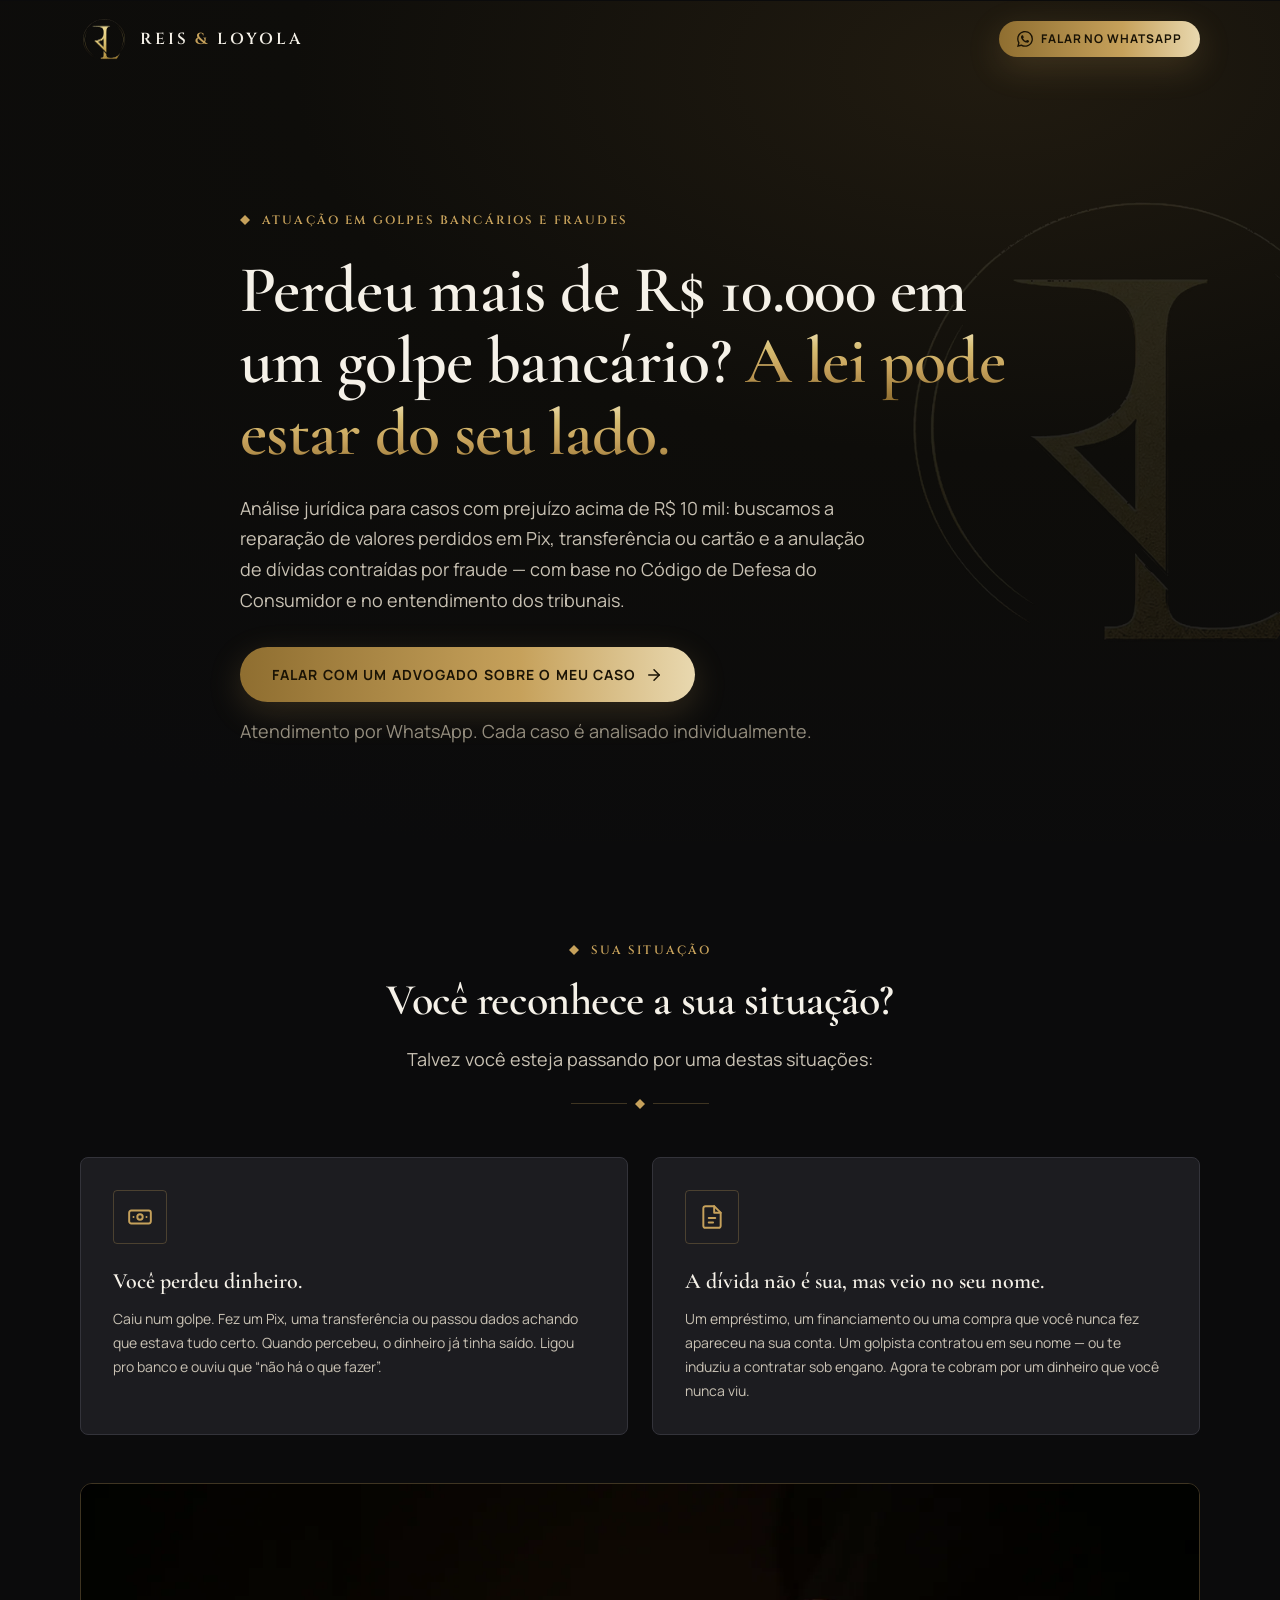
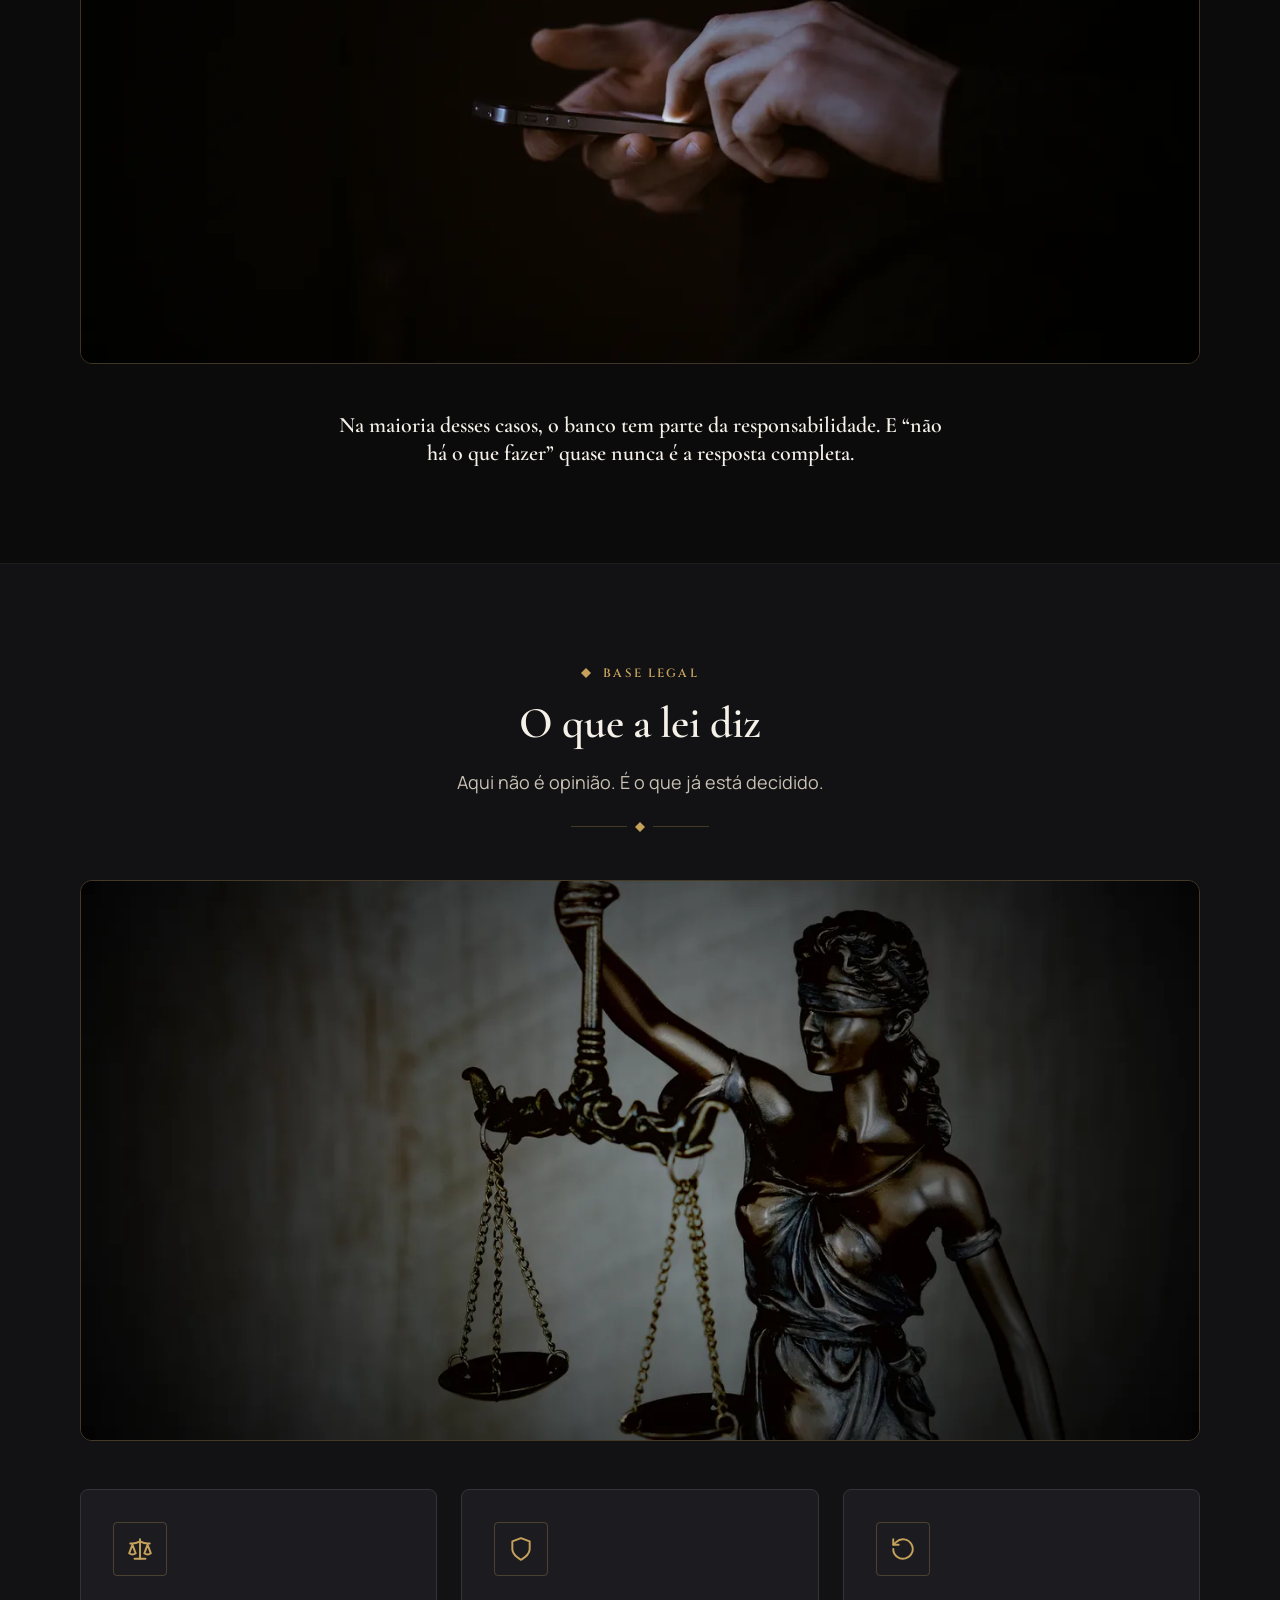
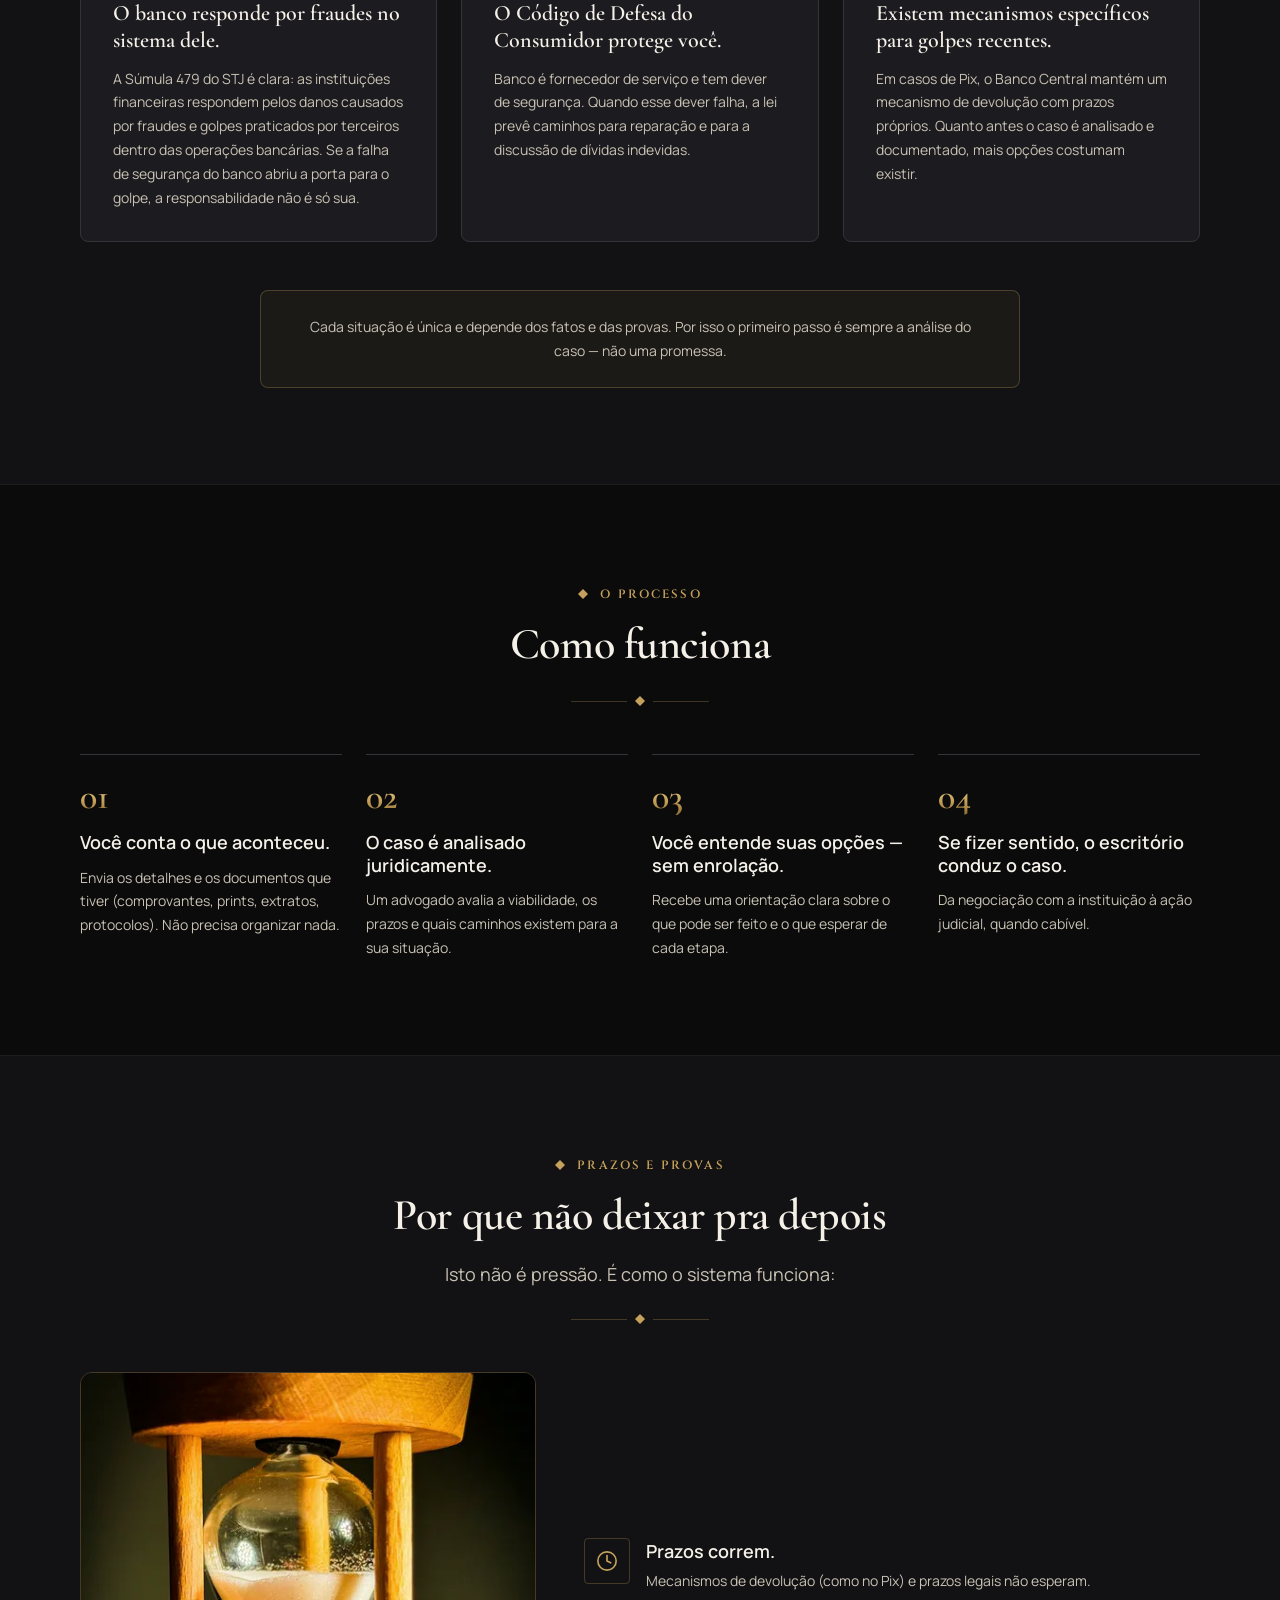
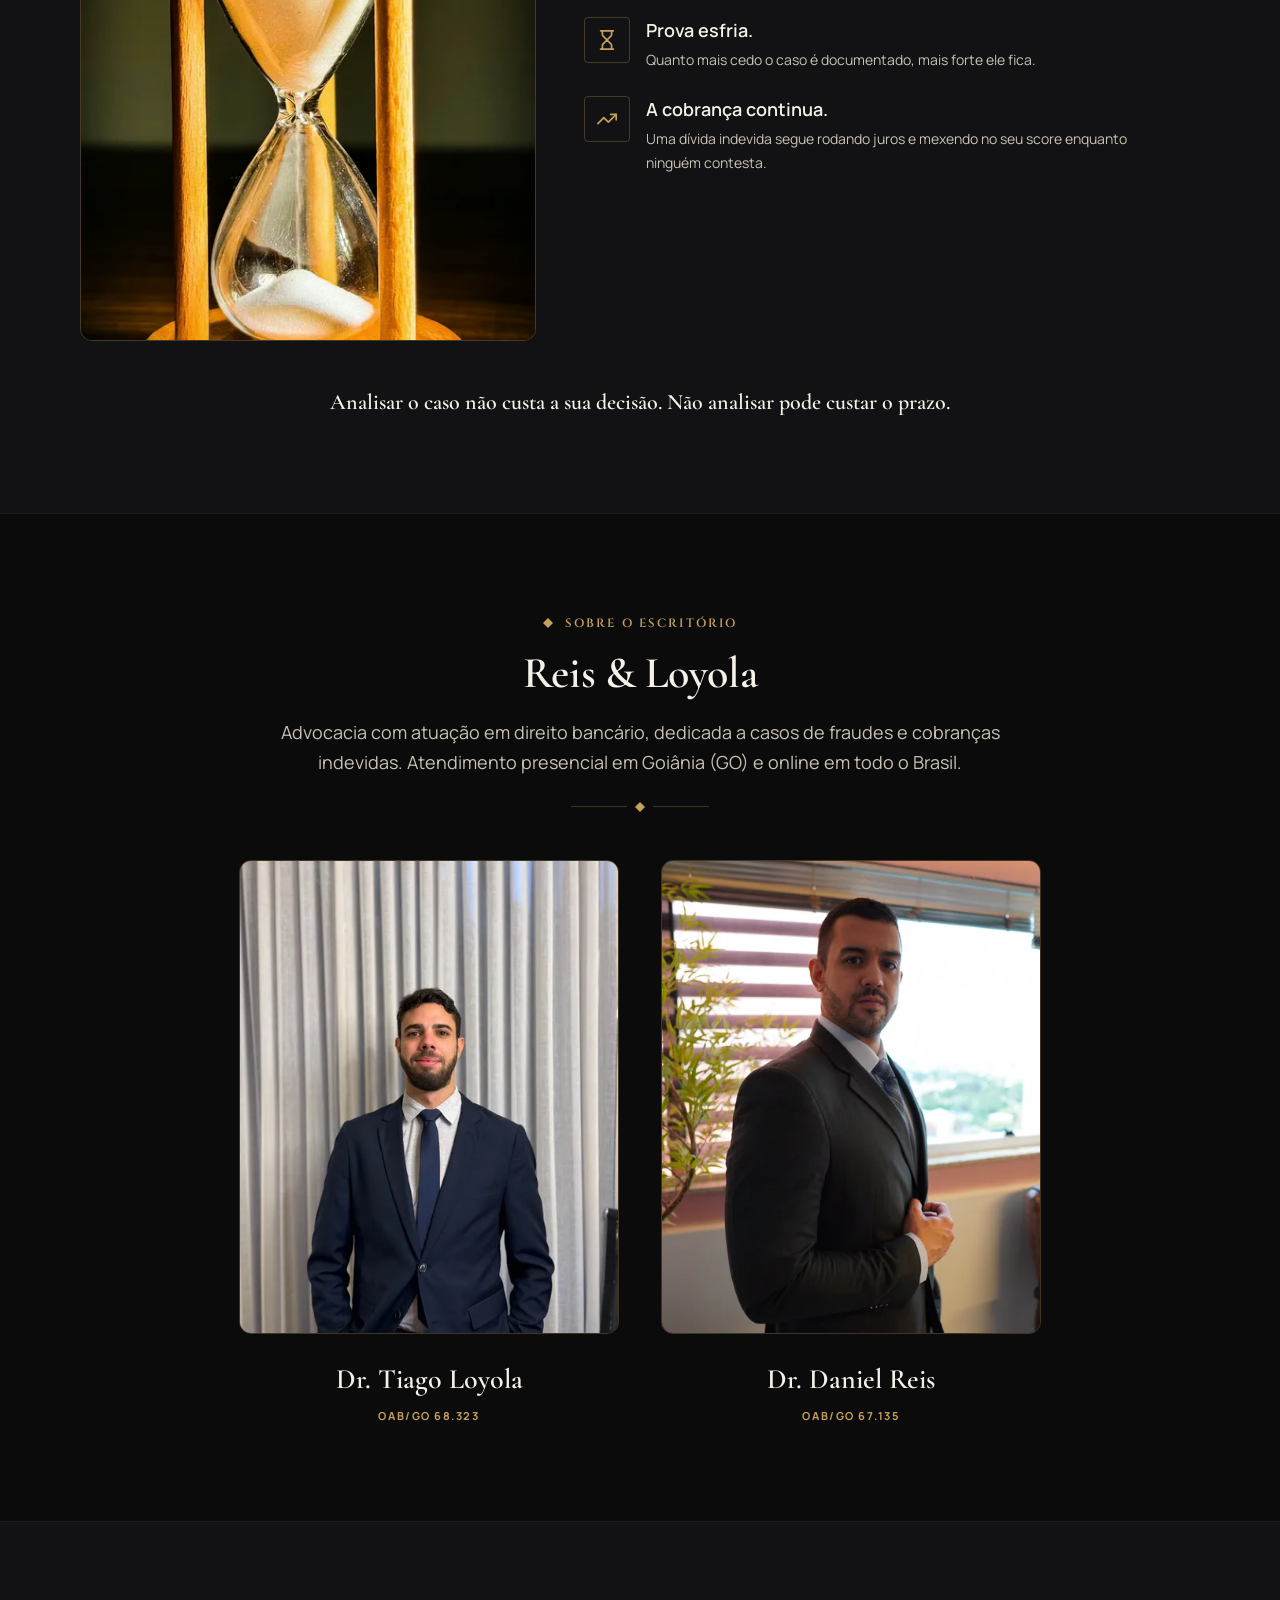
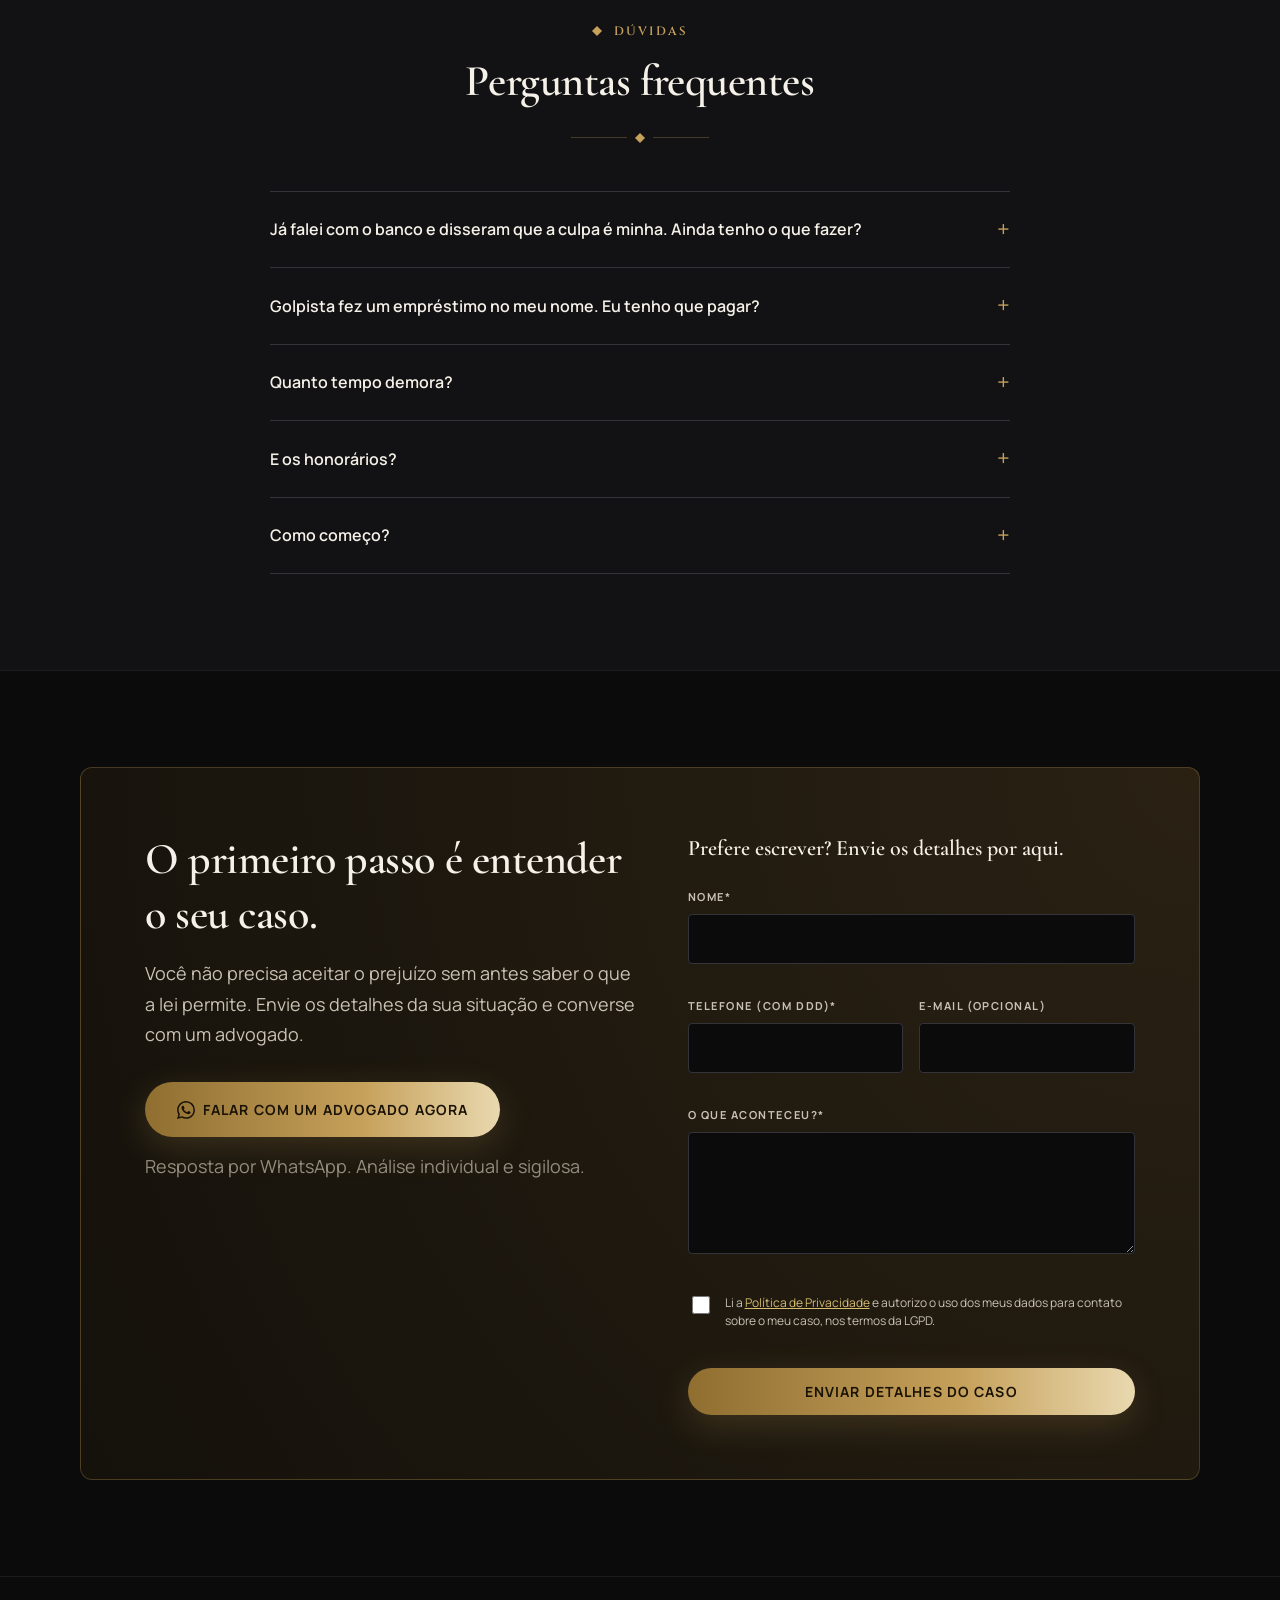
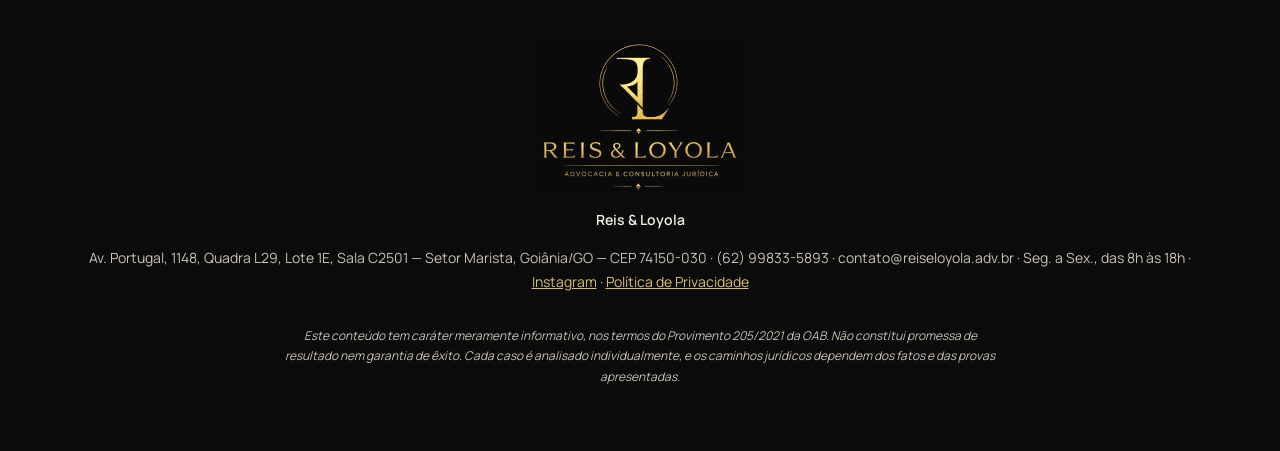
<file: site/index.html>
<!DOCTYPE html>
<html lang="pt-BR">
<head>
  <meta charset="UTF-8">
  <meta name="viewport" content="width=device-width, initial-scale=1">

  <title>Golpe bancário: análise jurídica do seu caso | Reis &amp; Loyola</title>
  <meta name="description" content="Análise jurídica para vítimas de golpes bancários: reparação de valores perdidos e anulação de dívidas contraídas por fraude, com base no Código de Defesa do Consumidor.">

  <!-- Open Graph -->
  <meta property="og:type" content="website">
  <meta property="og:locale" content="pt_BR">
  <meta property="og:site_name" content="Reis & Loyola — Advocacia e Consultoria Jurídica">
  <meta property="og:title" content="Golpe bancário e dívida por fraude: análise jurídica | Reis & Loyola">
  <meta property="og:description" content="Análise jurídica para vítimas de golpes bancários: reparação de valores perdidos e anulação de dívidas contraídas por fraude.">
  <meta property="og:url" content="https://reiseloyola.com.br/">
  <meta property="og:image" content="https://reiseloyola.com.br/assets/img/og-image.jpg">
  <meta name="twitter:card" content="summary_large_image">
  <link rel="canonical" href="https://reiseloyola.com.br/">

  <link rel="icon" type="image/png" sizes="32x32" href="assets/favicon/favicon-32.png">
  <link rel="icon" type="image/png" sizes="16x16" href="assets/favicon/favicon-16.png">
  <link rel="apple-touch-icon" href="assets/favicon/apple-touch-icon.png">

  <link rel="preconnect" href="https://fonts.googleapis.com">
  <link rel="preconnect" href="https://fonts.gstatic.com" crossorigin>
  <!-- Fontes carregadas sem bloquear a renderização (o texto pinta no fallback ajustado) -->
  <link rel="preload" as="style" href="https://fonts.googleapis.com/css2?family=Cinzel:wght@600&family=Cormorant+Garamond:wght@600&family=Manrope:wght@400;600;700&display=swap">
  <link rel="stylesheet" href="https://fonts.googleapis.com/css2?family=Cinzel:wght@600&family=Cormorant+Garamond:wght@600&family=Manrope:wght@400;600;700&display=swap" media="print" onload="this.media='all'">
  <noscript><link rel="stylesheet" href="https://fonts.googleapis.com/css2?family=Cinzel:wght@600&family=Cormorant+Garamond:wght@600&family=Manrope:wght@400;600;700&display=swap"></noscript>

  <link rel="stylesheet" href="css/tokens.css">
  <link rel="stylesheet" href="css/styles.css">

  <script>document.documentElement.classList.add("js");</script>
  <script src="config.js" defer></script>
  <script src="js/main.js" defer></script>
</head>
<body>
  <!-- GTM (noscript) — fallback para navegadores sem JavaScript -->
  <noscript><iframe src="https://www.googletagmanager.com/ns.html?id=GTM-K5WRPXNB"
    height="0" width="0" title="Google Tag Manager" hidden></iframe></noscript>

  <a class="skip-link" href="#conteudo">Ir para o conteúdo</a>

  <header class="site-header">
    <div class="container site-header__inner">
      <a class="site-header__brand" href="#inicio" aria-label="Reis e Loyola — início">
        <img src="assets/img/logo-symbol-96.png" alt="" width="48" height="47">
        <span class="site-header__wordmark">Reis <em>&amp;</em> Loyola</span>
      </a>
      <a class="btn btn--primary btn--sm" href="#" data-wa-link data-wa-location="header" target="_blank" rel="noopener">
        <svg aria-hidden="true" focusable="false" width="16" height="16" viewBox="0 0 24 24" fill="currentColor"><path d="M17.472 14.382c-.297-.149-1.758-.867-2.03-.967-.273-.099-.471-.148-.67.15-.197.297-.767.966-.94 1.164-.173.199-.347.223-.644.075-.297-.15-1.255-.463-2.39-1.475-.883-.788-1.48-1.761-1.653-2.059-.173-.297-.018-.458.13-.606.134-.133.297-.347.446-.52.149-.174.198-.298.298-.497.099-.198.05-.371-.025-.52-.075-.149-.669-1.612-.916-2.207-.242-.579-.487-.5-.669-.51-.173-.008-.371-.01-.57-.01-.198 0-.52.074-.792.372-.272.297-1.04 1.016-1.04 2.479 0 1.462 1.065 2.875 1.213 3.074.149.198 2.096 3.2 5.077 4.487.709.306 1.262.489 1.694.625.712.227 1.36.195 1.871.118.571-.085 1.758-.719 2.006-1.413.248-.694.248-1.289.173-1.413-.074-.124-.272-.198-.57-.347m-5.421 7.403h-.004a9.87 9.87 0 0 1-5.031-1.378l-.361-.214-3.741.982.998-3.648-.235-.374a9.86 9.86 0 0 1-1.51-5.26c.001-5.45 4.436-9.884 9.888-9.884 2.64 0 5.122 1.03 6.988 2.898a9.825 9.825 0 0 1 2.893 6.994c-.003 5.45-4.437 9.884-9.885 9.884m8.413-18.297A11.815 11.815 0 0 0 12.05 0C5.495 0 .16 5.335.157 11.892c0 2.096.547 4.142 1.588 5.945L.057 24l6.305-1.654a11.882 11.882 0 0 0 5.683 1.448h.005c6.554 0 11.89-5.335 11.893-11.893a11.821 11.821 0 0 0-3.48-8.413Z"/></svg>
        Falar no WhatsApp
      </a>
    </div>
  </header>

  <main id="conteudo">

    <!-- ============ HERO ============ -->
    <section class="hero" id="inicio">
      <img class="hero__watermark" src="assets/img/logo-symbol-640.webp" alt="" width="640" height="621" loading="lazy" decoding="async" aria-hidden="true">
      <div class="container hero__inner">
        <p class="eyebrow">
          <svg aria-hidden="true" focusable="false" width="10" height="10" viewBox="0 0 12 12"><path d="M6 0l6 6-6 6-6-6z" fill="currentColor"/></svg>
          Atuação em golpes bancários e fraudes
        </p>
        <h1 class="hero__title">Perdeu mais de R$&nbsp;10.000 em um golpe bancário? <span class="gold-text">A lei pode estar do seu lado.</span></h1>
        <p class="hero__lead">Análise jurídica para casos com prejuízo acima de R$&nbsp;10 mil: buscamos a reparação de valores perdidos em Pix, transferência ou cartão e a anulação de dívidas contraídas por fraude — com base no Código de Defesa do Consumidor e no entendimento dos tribunais.</p>
        <div class="hero__actions">
          <a class="btn btn--primary btn--lg" href="#" data-wa-link data-wa-location="hero" target="_blank" rel="noopener">
            Falar com um advogado sobre o meu caso
            <svg aria-hidden="true" focusable="false" width="18" height="18" viewBox="0 0 24 24" fill="none" stroke="currentColor" stroke-width="2" stroke-linecap="round" stroke-linejoin="round"><line x1="5" y1="12" x2="19" y2="12"/><polyline points="12 5 19 12 12 19"/></svg>
          </a>
        </div>
        <p class="hero__micro">Atendimento por WhatsApp. Cada caso é analisado individualmente.</p>
      </div>
    </section>

    <!-- ============ VOCÊ RECONHECE A SUA SITUAÇÃO? ============ -->
    <section class="section" id="situacao">
      <div class="container">
        <div class="section__head reveal">
          <p class="eyebrow eyebrow--center">
            <svg aria-hidden="true" focusable="false" width="10" height="10" viewBox="0 0 12 12"><path d="M6 0l6 6-6 6-6-6z" fill="currentColor"/></svg>
            Sua situação
          </p>
          <h2 class="section__title">Você reconhece a sua situação?</h2>
          <p class="section__intro">Talvez você esteja passando por uma destas situações:</p>
          <div class="divider-diamond" aria-hidden="true"><span></span><svg width="10" height="10" viewBox="0 0 12 12"><path d="M6 0l6 6-6 6-6-6z" fill="currentColor"/></svg><span></span></div>
        </div>
        <div class="grid grid--2">
          <article class="card reveal">
            <div class="card__icon">
              <svg aria-hidden="true" focusable="false" width="26" height="26" viewBox="0 0 24 24" fill="none" stroke="currentColor" stroke-width="1.8" stroke-linecap="round" stroke-linejoin="round"><rect x="2" y="6" width="20" height="12" rx="2"/><circle cx="12" cy="12" r="2.5"/><path d="M6 12h.01M18 12h.01"/></svg>
            </div>
            <h3 class="card__title">Você perdeu dinheiro.</h3>
            <p class="card__text">Caiu num golpe. Fez um Pix, uma transferência ou passou dados achando que estava tudo certo. Quando percebeu, o dinheiro já tinha saído. Ligou pro banco e ouviu que “não há o que fazer”.</p>
          </article>
          <article class="card reveal" data-delay="90">
            <div class="card__icon">
              <svg aria-hidden="true" focusable="false" width="26" height="26" viewBox="0 0 24 24" fill="none" stroke="currentColor" stroke-width="1.8" stroke-linecap="round" stroke-linejoin="round"><path d="M14 2H6a2 2 0 0 0-2 2v16a2 2 0 0 0 2 2h12a2 2 0 0 0 2-2V8z"/><polyline points="14 2 14 8 20 8"/><line x1="9" y1="13" x2="15" y2="13"/><line x1="9" y1="17" x2="13" y2="17"/></svg>
            </div>
            <h3 class="card__title">A dívida não é sua, mas veio no seu nome.</h3>
            <p class="card__text">Um empréstimo, um financiamento ou uma compra que você nunca fez apareceu na sua conta. Um golpista contratou em seu nome — ou te induziu a contratar sob engano. Agora te cobram por um dinheiro que você nunca viu.</p>
          </article>
        </div>
        <!-- Foto: Unsplash (licença Unsplash, uso comercial livre) — photo-1423784346385-c1d4dac9893a -->
        <figure class="section-visual reveal">
          <picture>
            <source type="image/webp" srcset="assets/img/situacao-768.webp 768w, assets/img/situacao-1280.webp 1280w, assets/img/situacao-1920.webp 1920w" sizes="(min-width: 1200px) 1120px, calc(100vw - 40px)">
            <img src="assets/img/situacao-1280.jpg" alt="Mãos digitando em um celular no escuro" width="1280" height="548" loading="lazy" decoding="async">
          </picture>
        </figure>
        <p class="section__closer reveal">Na maioria desses casos, o banco tem parte da responsabilidade. E “não há o que fazer” quase nunca é a resposta completa.</p>
      </div>
    </section>

    <!-- ============ O QUE A LEI DIZ ============ -->
    <section class="section section--surface" id="direitos">
      <div class="container">
        <div class="section__head reveal">
          <p class="eyebrow eyebrow--center">
            <svg aria-hidden="true" focusable="false" width="10" height="10" viewBox="0 0 12 12"><path d="M6 0l6 6-6 6-6-6z" fill="currentColor"/></svg>
            Base legal
          </p>
          <h2 class="section__title">O que a lei diz</h2>
          <p class="section__intro">Aqui não é opinião. É o que já está decidido.</p>
          <div class="divider-diamond" aria-hidden="true"><span></span><svg width="10" height="10" viewBox="0 0 12 12"><path d="M6 0l6 6-6 6-6-6z" fill="currentColor"/></svg><span></span></div>
        </div>
        <!-- Foto: Unsplash (licença Unsplash, uso comercial livre) — photo-1589829545856-d10d557cf95f, tratamento dark aplicado -->
        <figure class="section-visual section-visual--lead reveal">
          <picture>
            <source type="image/webp" srcset="assets/img/justica-768.webp 768w, assets/img/justica-1280.webp 1280w, assets/img/justica-1920.webp 1920w" sizes="(min-width: 1200px) 1120px, calc(100vw - 40px)">
            <img class="section-visual__img--justica" src="assets/img/justica-1280.jpg" alt="Estátua de Têmis com a balança da Justiça em bronze" width="1280" height="640" loading="lazy" decoding="async">
          </picture>
        </figure>
        <div class="grid grid--3">
          <article class="card reveal">
            <div class="card__icon">
              <svg aria-hidden="true" focusable="false" width="26" height="26" viewBox="0 0 24 24" fill="none" stroke="currentColor" stroke-width="1.8" stroke-linecap="round" stroke-linejoin="round"><path d="M16 16l3-8 3 8c-.87.65-1.92 1-3 1s-2.13-.35-3-1zM2 16l3-8 3 8c-.87.65-1.92 1-3 1s-2.13-.35-3-1z"/><path d="M7 21h10"/><path d="M12 3v18"/><path d="M3 7h2c2 0 5-1 7-2 2 1 5 2 7 2h2"/></svg>
            </div>
            <h3 class="card__title">O banco responde por fraudes no sistema dele.</h3>
            <p class="card__text">A Súmula 479 do STJ é clara: as instituições financeiras respondem pelos danos causados por fraudes e golpes praticados por terceiros dentro das operações bancárias. Se a falha de segurança do banco abriu a porta para o golpe, a responsabilidade não é só sua.</p>
          </article>
          <article class="card reveal" data-delay="90">
            <div class="card__icon">
              <svg aria-hidden="true" focusable="false" width="26" height="26" viewBox="0 0 24 24" fill="none" stroke="currentColor" stroke-width="1.8" stroke-linecap="round" stroke-linejoin="round"><path d="M12 22s8-4 8-10V5l-8-3-8 3v7c0 6 8 10 8 10z"/></svg>
            </div>
            <h3 class="card__title">O Código de Defesa do Consumidor protege você.</h3>
            <p class="card__text">Banco é fornecedor de serviço e tem dever de segurança. Quando esse dever falha, a lei prevê caminhos para reparação e para a discussão de dívidas indevidas.</p>
          </article>
          <article class="card reveal" data-delay="180">
            <div class="card__icon">
              <svg aria-hidden="true" focusable="false" width="26" height="26" viewBox="0 0 24 24" fill="none" stroke="currentColor" stroke-width="1.8" stroke-linecap="round" stroke-linejoin="round"><path d="M3 12a9 9 0 1 0 2.64-6.36L3 8"/><polyline points="3 3 3 8 8 8"/></svg>
            </div>
            <h3 class="card__title">Existem mecanismos específicos para golpes recentes.</h3>
            <p class="card__text">Em casos de Pix, o Banco Central mantém um mecanismo de devolução com prazos próprios. Quanto antes o caso é analisado e documentado, mais opções costumam existir.</p>
          </article>
        </div>
        <aside class="note reveal">
          <p>Cada situação é única e depende dos fatos e das provas. Por isso o primeiro passo é sempre a análise do caso — não uma promessa.</p>
        </aside>
      </div>
    </section>

    <!-- ============ COMO FUNCIONA ============ -->
    <section class="section" id="como-funciona">
      <div class="container">
        <div class="section__head reveal">
          <p class="eyebrow eyebrow--center">
            <svg aria-hidden="true" focusable="false" width="10" height="10" viewBox="0 0 12 12"><path d="M6 0l6 6-6 6-6-6z" fill="currentColor"/></svg>
            O processo
          </p>
          <h2 class="section__title">Como funciona</h2>
          <div class="divider-diamond" aria-hidden="true"><span></span><svg width="10" height="10" viewBox="0 0 12 12"><path d="M6 0l6 6-6 6-6-6z" fill="currentColor"/></svg><span></span></div>
        </div>
        <ol class="steps grid grid--4">
          <li class="step reveal">
            <span class="step__num" aria-hidden="true">01</span>
            <h3 class="step__title">Você conta o que aconteceu.</h3>
            <p class="step__text">Envia os detalhes e os documentos que tiver (comprovantes, prints, extratos, protocolos). Não precisa organizar nada.</p>
          </li>
          <li class="step reveal" data-delay="90">
            <span class="step__num" aria-hidden="true">02</span>
            <h3 class="step__title">O caso é analisado juridicamente.</h3>
            <p class="step__text">Um advogado avalia a viabilidade, os prazos e quais caminhos existem para a sua situação.</p>
          </li>
          <li class="step reveal" data-delay="180">
            <span class="step__num" aria-hidden="true">03</span>
            <h3 class="step__title">Você entende suas opções — sem enrolação.</h3>
            <p class="step__text">Recebe uma orientação clara sobre o que pode ser feito e o que esperar de cada etapa.</p>
          </li>
          <li class="step reveal" data-delay="270">
            <span class="step__num" aria-hidden="true">04</span>
            <h3 class="step__title">Se fizer sentido, o escritório conduz o caso.</h3>
            <p class="step__text">Da negociação com a instituição à ação judicial, quando cabível.</p>
          </li>
        </ol>
      </div>
    </section>

    <!-- ============ POR QUE NÃO DEIXAR PRA DEPOIS ============ -->
    <section class="section section--surface" id="por-que-agir">
      <div class="container">
        <div class="section__head reveal">
          <p class="eyebrow eyebrow--center">
            <svg aria-hidden="true" focusable="false" width="10" height="10" viewBox="0 0 12 12"><path d="M6 0l6 6-6 6-6-6z" fill="currentColor"/></svg>
            Prazos e provas
          </p>
          <h2 class="section__title">Por que não deixar pra depois</h2>
          <p class="section__intro">Isto não é pressão. É como o sistema funciona:</p>
          <div class="divider-diamond" aria-hidden="true"><span></span><svg width="10" height="10" viewBox="0 0 12 12"><path d="M6 0l6 6-6 6-6-6z" fill="currentColor"/></svg><span></span></div>
        </div>
        <div class="split">
          <!-- Foto: Unsplash (licença Unsplash, uso comercial livre) — photo-1728677742573-a1295084f955 -->
          <figure class="split__media reveal">
            <picture>
              <source type="image/webp" srcset="assets/img/tempo-480.webp 480w, assets/img/tempo-960.webp 960w" sizes="(min-width: 900px) 460px, calc(100vw - 40px)">
              <img src="assets/img/tempo-768.jpg" alt="Ampulheta com areia escorrendo, iluminada em tons dourados" width="768" height="960" loading="lazy" decoding="async">
            </picture>
          </figure>
          <ul class="reasons">
          <li class="reason reveal">
            <div class="reason__icon">
              <svg aria-hidden="true" focusable="false" width="22" height="22" viewBox="0 0 24 24" fill="none" stroke="currentColor" stroke-width="1.8" stroke-linecap="round" stroke-linejoin="round"><circle cx="12" cy="12" r="10"/><polyline points="12 6 12 12 16 14"/></svg>
            </div>
            <div>
              <h3 class="reason__title">Prazos correm.</h3>
              <p class="reason__text">Mecanismos de devolução (como no Pix) e prazos legais não esperam.</p>
            </div>
          </li>
          <li class="reason reveal" data-delay="90">
            <div class="reason__icon">
              <svg aria-hidden="true" focusable="false" width="22" height="22" viewBox="0 0 24 24" fill="none" stroke="currentColor" stroke-width="1.8" stroke-linecap="round" stroke-linejoin="round"><path d="M5 22h14"/><path d="M5 2h14"/><path d="M17 22v-4.172a2 2 0 0 0-.586-1.414L12 12l-4.414 4.414A2 2 0 0 0 7 17.828V22"/><path d="M7 2v4.172a2 2 0 0 0 .586 1.414L12 12l4.414-4.414A2 2 0 0 0 17 6.172V2"/></svg>
            </div>
            <div>
              <h3 class="reason__title">Prova esfria.</h3>
              <p class="reason__text">Quanto mais cedo o caso é documentado, mais forte ele fica.</p>
            </div>
          </li>
          <li class="reason reveal" data-delay="180">
            <div class="reason__icon">
              <svg aria-hidden="true" focusable="false" width="22" height="22" viewBox="0 0 24 24" fill="none" stroke="currentColor" stroke-width="1.8" stroke-linecap="round" stroke-linejoin="round"><polyline points="22 7 13.5 15.5 8.5 10.5 2 17"/><polyline points="16 7 22 7 22 13"/></svg>
            </div>
            <div>
              <h3 class="reason__title">A cobrança continua.</h3>
              <p class="reason__text">Uma dívida indevida segue rodando juros e mexendo no seu score enquanto ninguém contesta.</p>
            </div>
          </li>
        </ul>
        </div>
        <p class="section__closer reveal">Analisar o caso não custa a sua decisão. Não analisar pode custar o prazo.</p>
      </div>
    </section>

    <!-- ============ SOBRE O ESCRITÓRIO ============ -->
    <section class="section" id="sobre">
      <div class="container">
        <div class="section__head reveal">
          <p class="eyebrow eyebrow--center">
            <svg aria-hidden="true" focusable="false" width="10" height="10" viewBox="0 0 12 12"><path d="M6 0l6 6-6 6-6-6z" fill="currentColor"/></svg>
            Sobre o escritório
          </p>
          <h2 class="section__title">Reis &amp; Loyola</h2>
          <p class="section__intro">Advocacia com atuação em <span data-cfg="practiceArea">direito bancário</span>, dedicada a casos de fraudes e cobranças indevidas. Atendimento <span data-cfg="coverage">presencial em Goiânia (GO) e online em todo o Brasil</span>.</p>
          <div class="divider-diamond" aria-hidden="true"><span></span><svg width="10" height="10" viewBox="0 0 12 12"><path d="M6 0l6 6-6 6-6-6z" fill="currentColor"/></svg><span></span></div>
        </div>
        <div class="grid grid--2 lawyers">
          <article class="lawyer reveal">
            <picture>
              <source type="image/webp" srcset="assets/img/thiago-480.webp?v=3 480w, assets/img/thiago-768.webp?v=3 768w" sizes="(min-width: 768px) 380px, 82vw">
              <img class="lawyer__photo" src="assets/img/thiago-768.jpg?v=3" alt="Retrato profissional do advogado Tiago Loyola" width="768" height="960" loading="lazy" decoding="async">
            </picture>
            <h3 class="lawyer__name" data-cfg="lawyers.thiago.name">Dr. Tiago Loyola</h3>
            <p class="lawyer__oab" data-cfg="lawyers.thiago.oab">OAB/[UF] [nº]</p>
          </article>
          <article class="lawyer reveal" data-delay="90">
            <picture>
              <source type="image/webp" srcset="assets/img/daniel-480.webp?v=3 480w, assets/img/daniel-768.webp?v=3 768w" sizes="(min-width: 768px) 380px, 82vw">
              <img class="lawyer__photo" src="assets/img/daniel-768.jpg?v=3" alt="Retrato profissional do advogado Daniel Reis" width="768" height="960" loading="lazy" decoding="async">
            </picture>
            <h3 class="lawyer__name" data-cfg="lawyers.daniel.name">Dr. Daniel Reis</h3>
            <p class="lawyer__oab" data-cfg="lawyers.daniel.oab">OAB/[UF] [nº]</p>
          </article>
        </div>
      </div>
    </section>

    <!-- ============ PERGUNTAS FREQUENTES ============ -->
    <section class="section section--surface" id="faq">
      <div class="container container--narrow">
        <div class="section__head reveal">
          <p class="eyebrow eyebrow--center">
            <svg aria-hidden="true" focusable="false" width="10" height="10" viewBox="0 0 12 12"><path d="M6 0l6 6-6 6-6-6z" fill="currentColor"/></svg>
            Dúvidas
          </p>
          <h2 class="section__title">Perguntas frequentes</h2>
          <div class="divider-diamond" aria-hidden="true"><span></span><svg width="10" height="10" viewBox="0 0 12 12"><path d="M6 0l6 6-6 6-6-6z" fill="currentColor"/></svg><span></span></div>
        </div>
        <div class="faq reveal">
          <div class="faq__item">
            <h3><button class="faq__question" type="button" aria-expanded="false" aria-controls="faq-a1" id="faq-q1">Já falei com o banco e disseram que a culpa é minha. Ainda tenho o que fazer?<span class="faq__icon" aria-hidden="true">+</span></button></h3>
            <section class="faq__answer" id="faq-a1" aria-labelledby="faq-q1"><div class="faq__answer-inner"><p>Na maioria dos casos, sim. A responsabilidade do banco por falhas de segurança é reconhecida pelos tribunais, independentemente do que foi dito no atendimento. Só a análise do caso responde com precisão.</p></div></section>
          </div>
          <div class="faq__item">
            <h3><button class="faq__question" type="button" aria-expanded="false" aria-controls="faq-a2" id="faq-q2">Golpista fez um empréstimo no meu nome. Eu tenho que pagar?<span class="faq__icon" aria-hidden="true">+</span></button></h3>
            <section class="faq__answer" id="faq-a2" aria-labelledby="faq-q2"><div class="faq__answer-inner"><p>Dívidas contraídas por fraude podem ser questionadas judicialmente. Existe caminho para pedir a declaração de que a dívida é inexistente e discutir a reparação. Depende das provas e dos fatos.</p></div></section>
          </div>
          <div class="faq__item">
            <h3><button class="faq__question" type="button" aria-expanded="false" aria-controls="faq-a3" id="faq-q3">Quanto tempo demora?<span class="faq__icon" aria-hidden="true">+</span></button></h3>
            <section class="faq__answer" id="faq-a3" aria-labelledby="faq-q3"><div class="faq__answer-inner"><p>Varia conforme o caso e a via escolhida (negociação ou ação judicial). Isso é esclarecido na análise inicial, sem promessa vazia de prazo.</p></div></section>
          </div>
          <div class="faq__item">
            <h3><button class="faq__question" type="button" aria-expanded="false" aria-controls="faq-a4" id="faq-q4">E os honorários?<span class="faq__icon" aria-hidden="true">+</span></button></h3>
            <section class="faq__answer" id="faq-a4" aria-labelledby="faq-q4"><div class="faq__answer-inner"><p>Isso é conversado de forma transparente na análise do seu caso. [Ajustar conforme a política do escritório.]</p></div></section>
          </div>
          <div class="faq__item">
            <h3><button class="faq__question" type="button" aria-expanded="false" aria-controls="faq-a5" id="faq-q5">Como começo?<span class="faq__icon" aria-hidden="true">+</span></button></h3>
            <section class="faq__answer" id="faq-a5" aria-labelledby="faq-q5"><div class="faq__answer-inner"><p>Você clica no botão, envia os detalhes do seu caso e recebe uma orientação inicial.</p></div></section>
          </div>
        </div>
      </div>
    </section>

    <!-- ============ CTA FINAL + FORMULÁRIO ============ -->
    <section class="section" id="contato">
      <div class="container">
        <div class="cta-final reveal">
          <div class="cta-final__copy">
            <h2 class="section__title">O primeiro passo é entender o seu caso.</h2>
            <p class="cta-final__text">Você não precisa aceitar o prejuízo sem antes saber o que a lei permite. Envie os detalhes da sua situação e converse com um advogado.</p>
            <a class="btn btn--primary btn--lg" href="#" data-wa-link data-wa-location="cta_final" target="_blank" rel="noopener">
              <svg aria-hidden="true" focusable="false" width="18" height="18" viewBox="0 0 24 24" fill="currentColor"><path d="M17.472 14.382c-.297-.149-1.758-.867-2.03-.967-.273-.099-.471-.148-.67.15-.197.297-.767.966-.94 1.164-.173.199-.347.223-.644.075-.297-.15-1.255-.463-2.39-1.475-.883-.788-1.48-1.761-1.653-2.059-.173-.297-.018-.458.13-.606.134-.133.297-.347.446-.52.149-.174.198-.298.298-.497.099-.198.05-.371-.025-.52-.075-.149-.669-1.612-.916-2.207-.242-.579-.487-.5-.669-.51-.173-.008-.371-.01-.57-.01-.198 0-.52.074-.792.372-.272.297-1.04 1.016-1.04 2.479 0 1.462 1.065 2.875 1.213 3.074.149.198 2.096 3.2 5.077 4.487.709.306 1.262.489 1.694.625.712.227 1.36.195 1.871.118.571-.085 1.758-.719 2.006-1.413.248-.694.248-1.289.173-1.413-.074-.124-.272-.198-.57-.347m-5.421 7.403h-.004a9.87 9.87 0 0 1-5.031-1.378l-.361-.214-3.741.982.998-3.648-.235-.374a9.86 9.86 0 0 1-1.51-5.26c.001-5.45 4.436-9.884 9.888-9.884 2.64 0 5.122 1.03 6.988 2.898a9.825 9.825 0 0 1 2.893 6.994c-.003 5.45-4.437 9.884-9.885 9.884m8.413-18.297A11.815 11.815 0 0 0 12.05 0C5.495 0 .16 5.335.157 11.892c0 2.096.547 4.142 1.588 5.945L.057 24l6.305-1.654a11.882 11.882 0 0 0 5.683 1.448h.005c6.554 0 11.89-5.335 11.893-11.893a11.821 11.821 0 0 0-3.48-8.413Z"/></svg>
              Falar com um advogado agora
            </a>
            <p class="hero__micro">Resposta por WhatsApp. Análise individual e sigilosa.</p>
          </div>

          <div class="cta-final__form">
            <form id="form-caso" class="form" novalidate>
              <p class="form__heading">Prefere escrever? Envie os detalhes por aqui.</p>
              <div class="form__field">
                <label class="form__label" for="campo-nome">Nome*</label>
                <input class="form__input" type="text" id="campo-nome" name="nome" autocomplete="name" required aria-describedby="erro-nome">
                <span class="form__error" id="erro-nome" aria-live="polite"></span>
              </div>
              <div class="form__row">
                <div class="form__field">
                  <label class="form__label" for="campo-telefone">Telefone (com DDD)*</label>
                  <input class="form__input" type="tel" id="campo-telefone" name="telefone" inputmode="tel" autocomplete="tel" required aria-describedby="erro-telefone">
                  <span class="form__error" id="erro-telefone" aria-live="polite"></span>
                </div>
                <div class="form__field">
                  <label class="form__label" for="campo-email">E-mail (opcional)</label>
                  <input class="form__input" type="email" id="campo-email" name="email" autocomplete="email" aria-describedby="erro-email">
                  <span class="form__error" id="erro-email" aria-live="polite"></span>
                </div>
              </div>
              <div class="form__field">
                <label class="form__label" for="campo-mensagem">O que aconteceu?*</label>
                <textarea class="form__input" id="campo-mensagem" name="mensagem" rows="4" required aria-describedby="erro-mensagem"></textarea>
                <span class="form__error" id="erro-mensagem" aria-live="polite"></span>
              </div>
              <div class="form__consent">
                <input type="checkbox" id="campo-lgpd" name="lgpd" required aria-describedby="erro-lgpd">
                <label for="campo-lgpd">Li a <a data-cfg-href="privacyPolicyUrl" href="privacidade.html" target="_blank" rel="noopener">Política de Privacidade</a> e autorizo o uso dos meus dados para contato sobre o meu caso, nos termos da LGPD.</label>
              </div>
              <span class="form__error" id="erro-lgpd" aria-live="polite"></span>
              <button class="btn btn--primary btn--block" type="submit">Enviar detalhes do caso</button>
            </form>
            <div class="form__success" id="form-sucesso" hidden tabindex="-1">
              <svg aria-hidden="true" focusable="false" width="34" height="34" viewBox="0 0 24 24" fill="none" stroke="currentColor" stroke-width="2" stroke-linecap="round" stroke-linejoin="round"><polyline points="20 6 9 17 4 12"/></svg>
              <p class="form__success-title">Recebemos os detalhes do seu caso.</p>
              <p class="form__success-text">As informações serão analisadas e o contato será retornado. Se preferir agilizar, chame direto no WhatsApp.</p>
              <a class="btn btn--outline" href="#" data-wa-link data-wa-location="form_success" target="_blank" rel="noopener">Chamar no WhatsApp</a>
            </div>
          </div>
        </div>
      </div>
    </section>
  </main>

  <!-- ============ RODAPÉ ============ -->
  <footer class="footer">
    <div class="container footer__inner">
      <picture>
        <source type="image/webp" srcset="assets/img/logo-full-400.webp">
        <img class="footer__logo" src="assets/img/logo-full-400.png" alt="Reis e Loyola — Advocacia e Consultoria Jurídica" width="400" height="304" loading="lazy" decoding="async">
      </picture>
      <p class="footer__id">Reis &amp; Loyola</p>
      <p class="footer__contact">
        <span data-cfg="address">[Endereço]</span> · <span data-cfg="contact">[Contato]</span> · <a data-cfg-href="instagramUrl" href="https://www.instagram.com/reiseloyolaadvogados/" target="_blank" rel="noopener">Instagram</a> · <a data-cfg-href="privacyPolicyUrl" href="privacidade.html" target="_blank" rel="noopener">Política de Privacidade</a>
      </p>
      <p class="footer__legal"><em>Este conteúdo tem caráter meramente informativo, nos termos do Provimento 205/2021 da OAB. Não constitui promessa de resultado nem garantia de êxito. Cada caso é analisado individualmente, e os caminhos jurídicos dependem dos fatos e das provas apresentadas.</em></p>
    </div>
  </footer>

  <!-- Botão flutuante de WhatsApp (mobile) -->
  <a class="wa-fab" href="#" data-wa-link data-wa-location="fab" target="_blank" rel="noopener" aria-label="Falar no WhatsApp">
    <svg aria-hidden="true" focusable="false" width="28" height="28" viewBox="0 0 24 24" fill="currentColor"><path d="M17.472 14.382c-.297-.149-1.758-.867-2.03-.967-.273-.099-.471-.148-.67.15-.197.297-.767.966-.94 1.164-.173.199-.347.223-.644.075-.297-.15-1.255-.463-2.39-1.475-.883-.788-1.48-1.761-1.653-2.059-.173-.297-.018-.458.13-.606.134-.133.297-.347.446-.52.149-.174.198-.298.298-.497.099-.198.05-.371-.025-.52-.075-.149-.669-1.612-.916-2.207-.242-.579-.487-.5-.669-.51-.173-.008-.371-.01-.57-.01-.198 0-.52.074-.792.372-.272.297-1.04 1.016-1.04 2.479 0 1.462 1.065 2.875 1.213 3.074.149.198 2.096 3.2 5.077 4.487.709.306 1.262.489 1.694.625.712.227 1.36.195 1.871.118.571-.085 1.758-.719 2.006-1.413.248-.694.248-1.289.173-1.413-.074-.124-.272-.198-.57-.347m-5.421 7.403h-.004a9.87 9.87 0 0 1-5.031-1.378l-.361-.214-3.741.982.998-3.648-.235-.374a9.86 9.86 0 0 1-1.51-5.26c.001-5.45 4.436-9.884 9.888-9.884 2.64 0 5.122 1.03 6.988 2.898a9.825 9.825 0 0 1 2.893 6.994c-.003 5.45-4.437 9.884-9.885 9.884m8.413-18.297A11.815 11.815 0 0 0 12.05 0C5.495 0 .16 5.335.157 11.892c0 2.096.547 4.142 1.588 5.945L.057 24l6.305-1.654a11.882 11.882 0 0 0 5.683 1.448h.005c6.554 0 11.89-5.335 11.893-11.893a11.821 11.821 0 0 0-3.48-8.413Z"/></svg>
  </a>
</body>
</html>
</file>
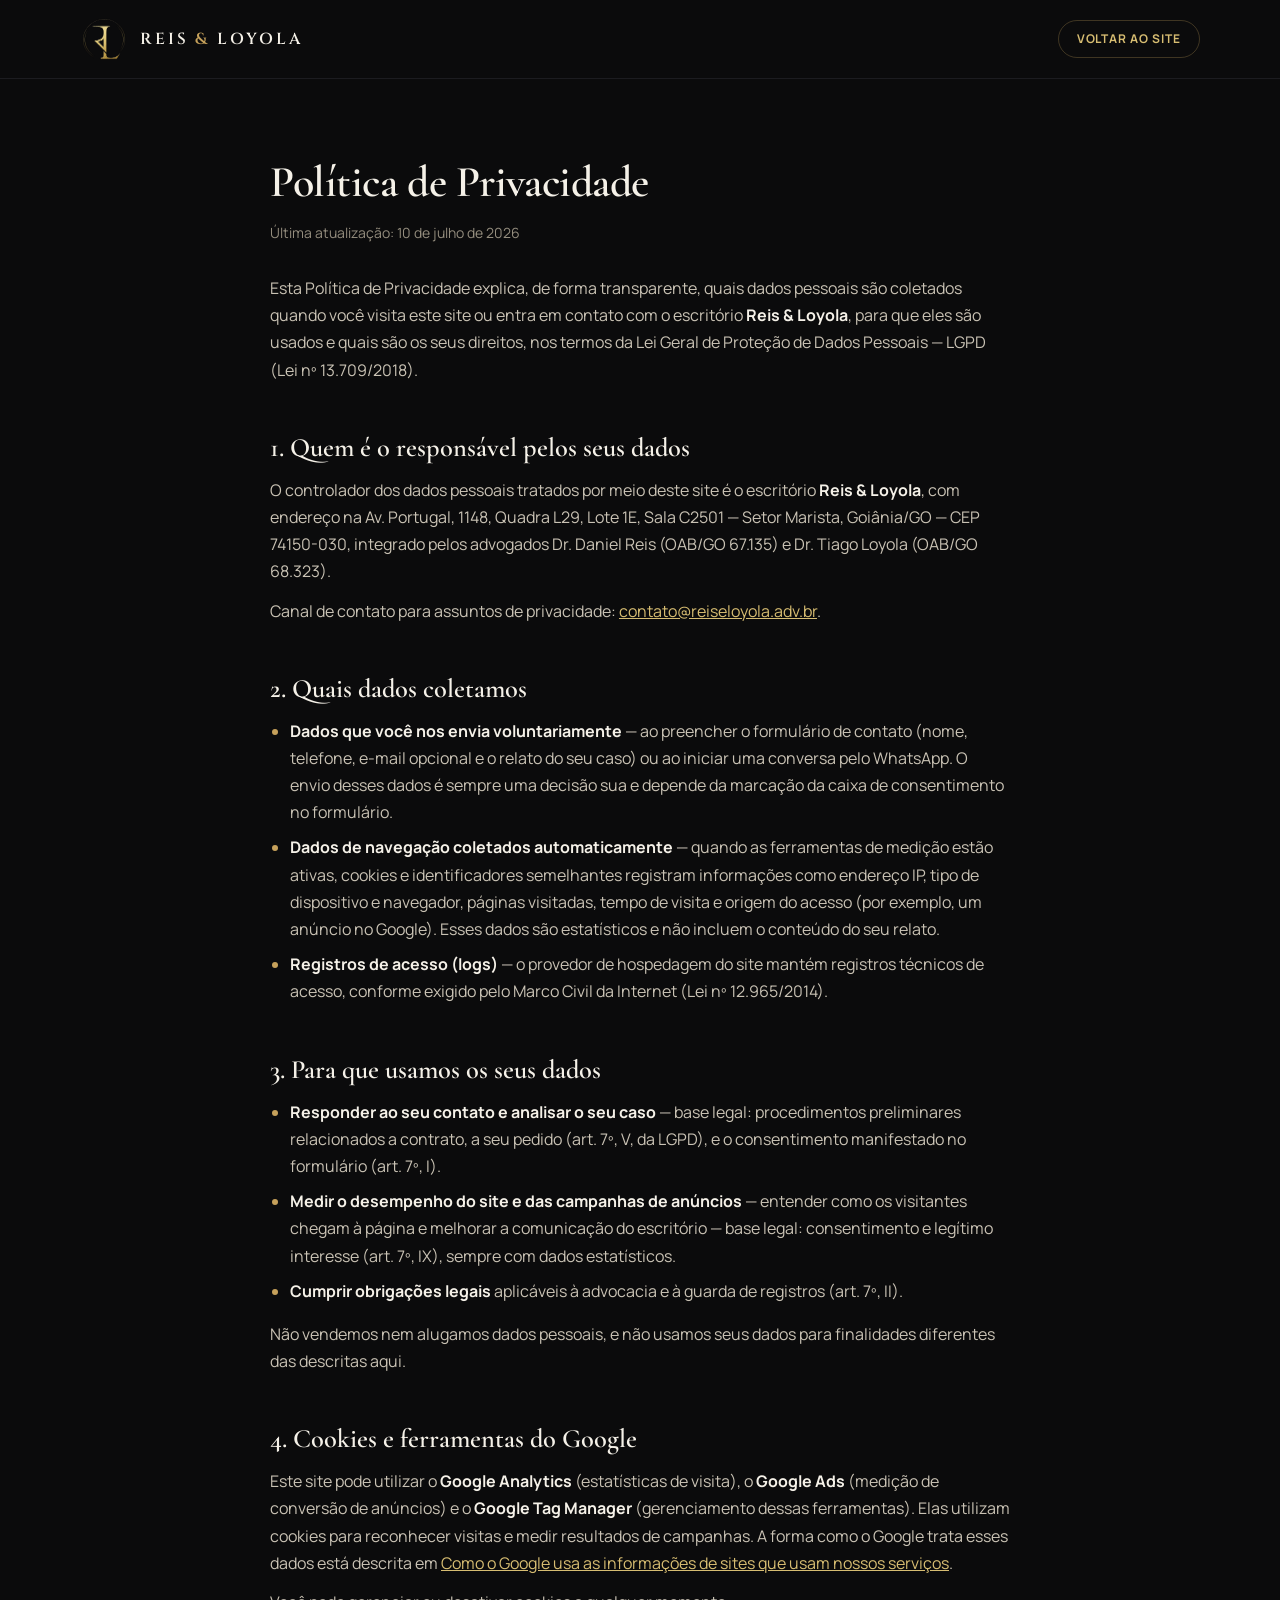
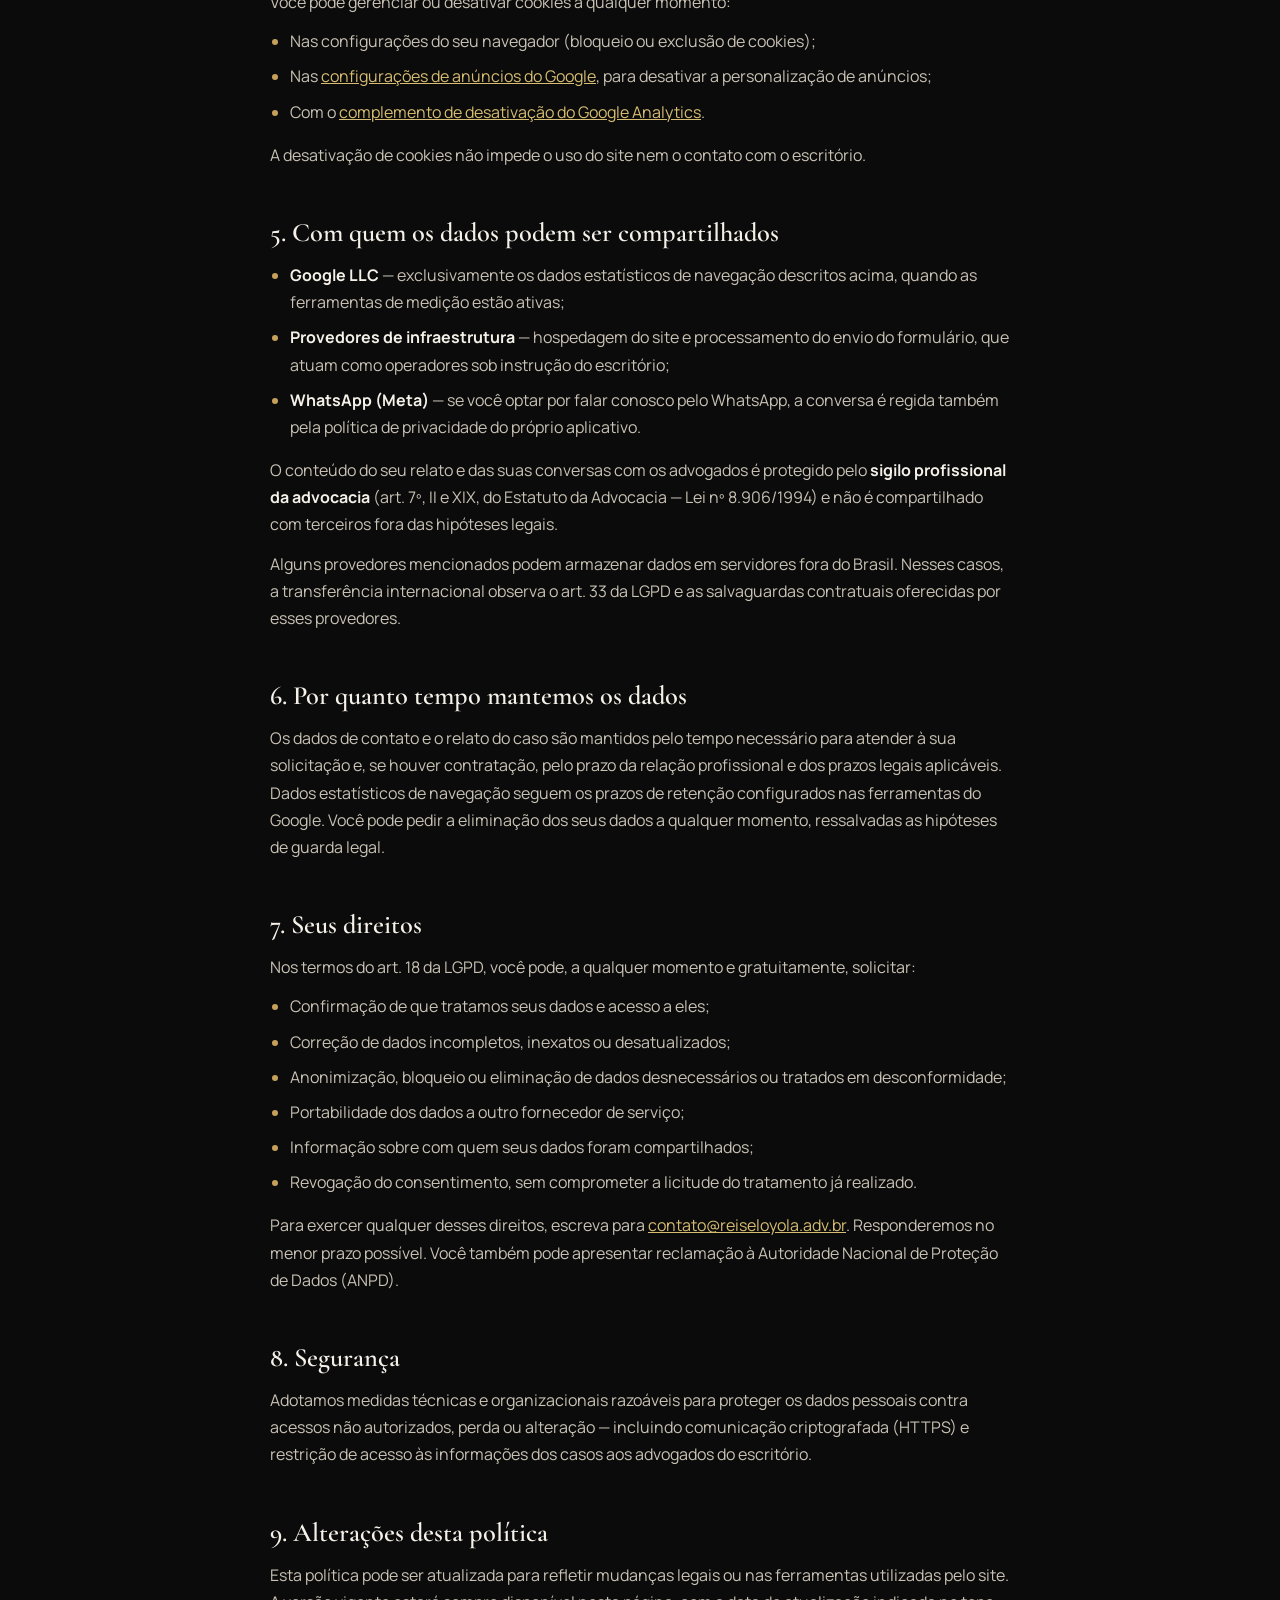
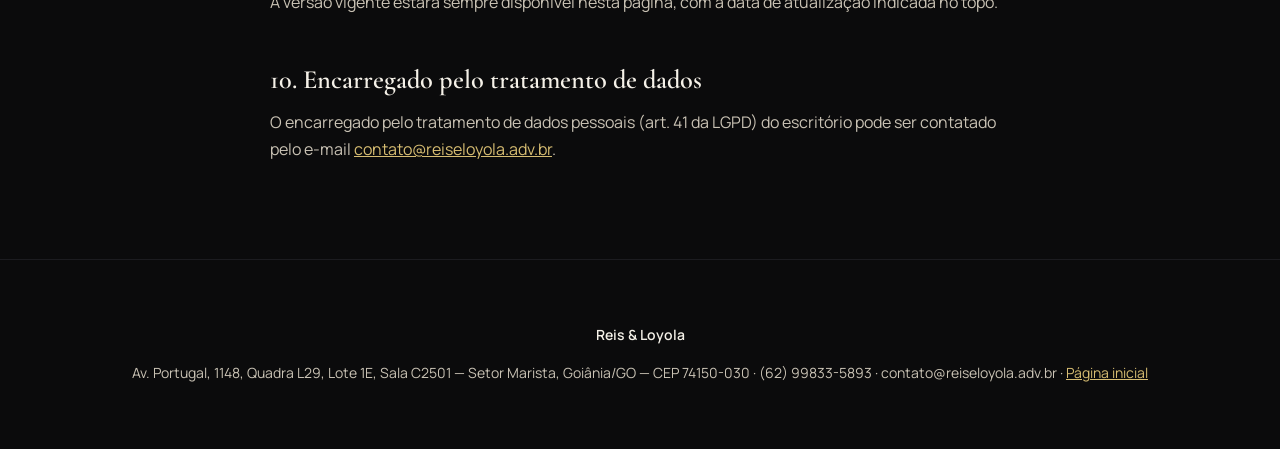
<file: site/privacidade.html>
<!DOCTYPE html>
<html lang="pt-BR">
<head>
  <meta charset="UTF-8">
  <meta name="viewport" content="width=device-width, initial-scale=1">

  <title>Política de Privacidade | Reis &amp; Loyola</title>
  <meta name="description" content="Política de Privacidade do site Reis & Loyola: quais dados coletamos, para que usamos, com quem compartilhamos e como exercer seus direitos previstos na LGPD.">
  <link rel="canonical" href="https://reiseloyola.com.br/privacidade.html">

  <link rel="icon" type="image/png" sizes="32x32" href="assets/favicon/favicon-32.png">
  <link rel="icon" type="image/png" sizes="16x16" href="assets/favicon/favicon-16.png">
  <link rel="apple-touch-icon" href="assets/favicon/apple-touch-icon.png">

  <link rel="preconnect" href="https://fonts.googleapis.com">
  <link rel="preconnect" href="https://fonts.gstatic.com" crossorigin>
  <link rel="preload" as="style" href="https://fonts.googleapis.com/css2?family=Cinzel:wght@600&family=Cormorant+Garamond:wght@600&family=Manrope:wght@400;600;700&display=swap">
  <link rel="stylesheet" href="https://fonts.googleapis.com/css2?family=Cinzel:wght@600&family=Cormorant+Garamond:wght@600&family=Manrope:wght@400;600;700&display=swap" media="print" onload="this.media='all'">
  <noscript><link rel="stylesheet" href="https://fonts.googleapis.com/css2?family=Cinzel:wght@600&family=Cormorant+Garamond:wght@600&family=Manrope:wght@400;600;700&display=swap"></noscript>

  <link rel="stylesheet" href="css/tokens.css">
  <link rel="stylesheet" href="css/styles.css">

  <!-- Google Tag Manager (esta página não carrega config.js, por isso o snippet fica aqui) -->
  <script>(function(w,d,s,l,i){w[l]=w[l]||[];w[l].push({'gtm.start':
  new Date().getTime(),event:'gtm.js'});var f=d.getElementsByTagName(s)[0],
  j=d.createElement(s),dl=l!='dataLayer'?'&l='+l:'';j.async=true;j.src=
  'https://www.googletagmanager.com/gtm.js?id='+i+dl;f.parentNode.insertBefore(j,f);
  })(window,document,'script','dataLayer','GTM-K5WRPXNB');</script>
  <!-- End Google Tag Manager -->
</head>
<body>
  <!-- Google Tag Manager (noscript) -->
  <noscript><iframe src="https://www.googletagmanager.com/ns.html?id=GTM-K5WRPXNB"
    height="0" width="0" title="Google Tag Manager" hidden></iframe></noscript>
  <!-- End Google Tag Manager (noscript) -->

  <a class="skip-link" href="#conteudo">Ir para o conteúdo</a>

  <header class="site-header site-header--solid">
    <div class="container site-header__inner">
      <a class="site-header__brand" href="index.html" aria-label="Reis e Loyola — voltar à página inicial">
        <img src="assets/img/logo-symbol-96.png" alt="" width="48" height="47">
        <span class="site-header__wordmark">Reis <em>&amp;</em> Loyola</span>
      </a>
      <a class="btn btn--outline btn--sm" href="index.html">Voltar ao site</a>
    </div>
  </header>

  <main id="conteudo">
    <section class="legal">
      <div class="container container--narrow">
        <h1 class="section__title">Política de Privacidade</h1>
        <p class="legal__updated">Última atualização: 10 de julho de 2026</p>

        <div class="prose">
          <p>Esta Política de Privacidade explica, de forma transparente, quais dados pessoais são coletados quando você visita este site ou entra em contato com o escritório <strong>Reis &amp; Loyola</strong>, para que eles são usados e quais são os seus direitos, nos termos da Lei Geral de Proteção de Dados Pessoais — LGPD (Lei nº 13.709/2018).</p>

          <h2>1. Quem é o responsável pelos seus dados</h2>
          <p>O controlador dos dados pessoais tratados por meio deste site é o escritório <strong>Reis &amp; Loyola</strong>, com endereço na Av. Portugal, 1148, Quadra L29, Lote 1E, Sala C2501 — Setor Marista, Goiânia/GO — CEP 74150-030, integrado pelos advogados Dr. Daniel Reis (OAB/GO 67.135) e Dr. Tiago Loyola (OAB/GO 68.323).</p>
          <p>Canal de contato para assuntos de privacidade: <a href="mailto:contato@reiseloyola.adv.br">contato@reiseloyola.adv.br</a>.</p>

          <h2>2. Quais dados coletamos</h2>
          <ul>
            <li><strong>Dados que você nos envia voluntariamente</strong> — ao preencher o formulário de contato (nome, telefone, e-mail opcional e o relato do seu caso) ou ao iniciar uma conversa pelo WhatsApp. O envio desses dados é sempre uma decisão sua e depende da marcação da caixa de consentimento no formulário.</li>
            <li><strong>Dados de navegação coletados automaticamente</strong> — quando as ferramentas de medição estão ativas, cookies e identificadores semelhantes registram informações como endereço IP, tipo de dispositivo e navegador, páginas visitadas, tempo de visita e origem do acesso (por exemplo, um anúncio no Google). Esses dados são estatísticos e não incluem o conteúdo do seu relato.</li>
            <li><strong>Registros de acesso (logs)</strong> — o provedor de hospedagem do site mantém registros técnicos de acesso, conforme exigido pelo Marco Civil da Internet (Lei nº 12.965/2014).</li>
          </ul>

          <h2>3. Para que usamos os seus dados</h2>
          <ul>
            <li><strong>Responder ao seu contato e analisar o seu caso</strong> — base legal: procedimentos preliminares relacionados a contrato, a seu pedido (art. 7º, V, da LGPD), e o consentimento manifestado no formulário (art. 7º, I).</li>
            <li><strong>Medir o desempenho do site e das campanhas de anúncios</strong> — entender como os visitantes chegam à página e melhorar a comunicação do escritório — base legal: consentimento e legítimo interesse (art. 7º, IX), sempre com dados estatísticos.</li>
            <li><strong>Cumprir obrigações legais</strong> aplicáveis à advocacia e à guarda de registros (art. 7º, II).</li>
          </ul>
          <p>Não vendemos nem alugamos dados pessoais, e não usamos seus dados para finalidades diferentes das descritas aqui.</p>

          <h2>4. Cookies e ferramentas do Google</h2>
          <p>Este site pode utilizar o <strong>Google Analytics</strong> (estatísticas de visita), o <strong>Google Ads</strong> (medição de conversão de anúncios) e o <strong>Google Tag Manager</strong> (gerenciamento dessas ferramentas). Elas utilizam cookies para reconhecer visitas e medir resultados de campanhas. A forma como o Google trata esses dados está descrita em <a href="https://policies.google.com/technologies/partner-sites" target="_blank" rel="noopener">Como o Google usa as informações de sites que usam nossos serviços</a>.</p>
          <p>Você pode gerenciar ou desativar cookies a qualquer momento:</p>
          <ul>
            <li>Nas configurações do seu navegador (bloqueio ou exclusão de cookies);</li>
            <li>Nas <a href="https://myadcenter.google.com/" target="_blank" rel="noopener">configurações de anúncios do Google</a>, para desativar a personalização de anúncios;</li>
            <li>Com o <a href="https://tools.google.com/dlpage/gaoptout?hl=pt-BR" target="_blank" rel="noopener">complemento de desativação do Google Analytics</a>.</li>
          </ul>
          <p>A desativação de cookies não impede o uso do site nem o contato com o escritório.</p>

          <h2>5. Com quem os dados podem ser compartilhados</h2>
          <ul>
            <li><strong>Google LLC</strong> — exclusivamente os dados estatísticos de navegação descritos acima, quando as ferramentas de medição estão ativas;</li>
            <li><strong>Provedores de infraestrutura</strong> — hospedagem do site e processamento do envio do formulário, que atuam como operadores sob instrução do escritório;</li>
            <li><strong>WhatsApp (Meta)</strong> — se você optar por falar conosco pelo WhatsApp, a conversa é regida também pela política de privacidade do próprio aplicativo.</li>
          </ul>
          <p>O conteúdo do seu relato e das suas conversas com os advogados é protegido pelo <strong>sigilo profissional da advocacia</strong> (art. 7º, II e XIX, do Estatuto da Advocacia — Lei nº 8.906/1994) e não é compartilhado com terceiros fora das hipóteses legais.</p>
          <p>Alguns provedores mencionados podem armazenar dados em servidores fora do Brasil. Nesses casos, a transferência internacional observa o art. 33 da LGPD e as salvaguardas contratuais oferecidas por esses provedores.</p>

          <h2>6. Por quanto tempo mantemos os dados</h2>
          <p>Os dados de contato e o relato do caso são mantidos pelo tempo necessário para atender à sua solicitação e, se houver contratação, pelo prazo da relação profissional e dos prazos legais aplicáveis. Dados estatísticos de navegação seguem os prazos de retenção configurados nas ferramentas do Google. Você pode pedir a eliminação dos seus dados a qualquer momento, ressalvadas as hipóteses de guarda legal.</p>

          <h2>7. Seus direitos</h2>
          <p>Nos termos do art. 18 da LGPD, você pode, a qualquer momento e gratuitamente, solicitar:</p>
          <ul>
            <li>Confirmação de que tratamos seus dados e acesso a eles;</li>
            <li>Correção de dados incompletos, inexatos ou desatualizados;</li>
            <li>Anonimização, bloqueio ou eliminação de dados desnecessários ou tratados em desconformidade;</li>
            <li>Portabilidade dos dados a outro fornecedor de serviço;</li>
            <li>Informação sobre com quem seus dados foram compartilhados;</li>
            <li>Revogação do consentimento, sem comprometer a licitude do tratamento já realizado.</li>
          </ul>
          <p>Para exercer qualquer desses direitos, escreva para <a href="mailto:contato@reiseloyola.adv.br">contato@reiseloyola.adv.br</a>. Responderemos no menor prazo possível. Você também pode apresentar reclamação à Autoridade Nacional de Proteção de Dados (ANPD).</p>

          <h2>8. Segurança</h2>
          <p>Adotamos medidas técnicas e organizacionais razoáveis para proteger os dados pessoais contra acessos não autorizados, perda ou alteração — incluindo comunicação criptografada (HTTPS) e restrição de acesso às informações dos casos aos advogados do escritório.</p>

          <h2>9. Alterações desta política</h2>
          <p>Esta política pode ser atualizada para refletir mudanças legais ou nas ferramentas utilizadas pelo site. A versão vigente estará sempre disponível nesta página, com a data de atualização indicada no topo.</p>

          <h2>10. Encarregado pelo tratamento de dados</h2>
          <p>O encarregado pelo tratamento de dados pessoais (art. 41 da LGPD) do escritório pode ser contatado pelo e-mail <a href="mailto:contato@reiseloyola.adv.br">contato@reiseloyola.adv.br</a>.</p>
        </div>
      </div>
    </section>
  </main>

  <footer class="footer">
    <div class="container footer__inner">
      <p class="footer__id">Reis &amp; Loyola</p>
      <p class="footer__contact">
        Av. Portugal, 1148, Quadra L29, Lote 1E, Sala C2501 — Setor Marista, Goiânia/GO — CEP 74150-030 · (62) 99833-5893 · contato@reiseloyola.adv.br · <a href="index.html">Página inicial</a>
      </p>
    </div>
  </footer>
</body>
</html>
</file>
<file: site/css/tokens.css>
/* ============================================================
   Reis & Loyola — Design tokens
   Fonte: Design system para advocacia-handoff/design-system-para-advocacia/project/tokens/
   (colors.css + typography.css + spacing.css + animations.css concatenados)
   Breakpoints do site (não existem no design system — definidos aqui):
     base = mobile · 480px · 768px · 1024px  (mobile-first, min-width)
   ============================================================ */

/* ---- Colors ---- */
:root {
  /* Ink (preto/grafite — fundos escuros, superfície primária) */
  --ink-950: #0B0B0C;   /* fundo da página (dark) */
  --ink-900: #121214;   /* superfície base */
  --ink-850: #17171A;
  --ink-800: #1C1C20;   /* card / superfície elevada */
  --ink-700: #26262B;   /* superfície mais elevada / hover */
  --ink-600: #33333A;   /* borda sobre escuro */
  --ink-500: #45454E;   /* borda forte / divisória */
  --ink-400: #6A6A74;   /* texto desabilitado sobre escuro */

  /* Gold (dourado da logo — amostrado do arquivo real) */
  --gold-100: #F6EDCF;  /* brilho / reflexo */
  --gold-200: #EBD79A;
  --gold-300: #D7BD72;  /* dourado claro (média amostrada) */
  --gold-400: #C6A15B;  /* DOURADO PRIMÁRIO da marca */
  --gold-500: #AE8A44;
  --gold-600: #8F6E30;  /* dourado profundo (sombra amostrada) */
  --gold-700: #6B5121;  /* dourado escuro / borda */

  /* Paper (neutros quentes — superfícies claras) */
  --paper-50:  #FAF7F0;
  --paper-100: #F3EEE2;
  --paper-200: #E7DFCC;
  --paper-300: #D3C8AF;

  /* Cream / texto sobre escuro */
  --cream-100: #F5F1E8;  /* texto primário sobre escuro */
  --cream-300: #C9C2B4;  /* texto secundário sobre escuro */
  --cream-500: #948D7E;  /* texto suave sobre escuro (usar só ≥18px/decorativo) */

  /* Grafite / texto sobre claro */
  --ink-text:  #1A1712;
  --ink-text-2:#4A443B;
  --ink-text-3:#7A7264;

  /* Sinais (semânticos) */
  --danger-500: #C0492F;
  --danger-600: #9C3721;
  --danger-tint: rgba(192,73,47,0.14);
  --success-500: #4E7C59;
  --success-tint: rgba(78,124,89,0.16);
  --info-500: #4A6B8A;

  /* Aliases semânticos — tema padrão = ESCURO */
  --color-bg:            var(--ink-950);
  --color-surface:       var(--ink-900);
  --color-surface-2:     var(--ink-800);
  --color-surface-raised:var(--ink-700);

  --color-text:          var(--cream-100);
  --color-text-secondary:var(--cream-300);
  --color-text-muted:    var(--cream-500);

  --color-accent:        var(--gold-400);
  --color-accent-hover:  var(--gold-300);
  --color-accent-strong: var(--gold-200);
  --color-on-accent:     #1A1305;   /* texto sobre botão dourado */

  --color-border:        var(--ink-600);
  --color-border-strong: var(--ink-500);
  --color-hairline-gold: rgba(198,161,91,0.28);

  --color-danger:        var(--danger-500);
  --color-success:       var(--success-500);

  --gradient-gold: linear-gradient(180deg, #F6EDCF 0%, #D7BD72 34%, #C6A15B 60%, #8F6E30 100%);
  --gradient-gold-h: linear-gradient(90deg, #8F6E30 0%, #C6A15B 28%, #F6EDCF 52%, #C6A15B 74%, #8F6E30 100%);
  --scrim-dark: linear-gradient(180deg, rgba(11,11,12,0.35) 0%, rgba(11,11,12,0.86) 78%, rgba(11,11,12,0.97) 100%);
}

/* ---- Typography ---- */
/* Fallbacks metricamente ajustados (size-adjust medido contra as webfonts)
   — evitam layout shift quando Cinzel/Cormorant/Manrope terminam de carregar. */
@font-face {
  font-family: 'Georgia Cormorant Fallback';
  src: local('Georgia');
  size-adjust: 88.9%;
}
@font-face {
  font-family: 'Georgia Cinzel Fallback';
  src: local('Georgia');
  size-adjust: 124.8%;
}
@font-face {
  font-family: 'Arial Manrope Fallback';
  src: local('Arial');
  size-adjust: 100.7%;
}
:root {
  --font-brand: 'Cinzel', 'Georgia Cinzel Fallback', Georgia, 'Times New Roman', serif;
  --font-serif: 'Cormorant Garamond', 'Georgia Cormorant Fallback', Georgia, serif;
  --font-sans:  'Manrope', 'Arial Manrope Fallback', -apple-system, 'Segoe UI', system-ui, sans-serif;

  --text-2xs: 0.6875rem;  /* 11px */
  --text-xs:  0.75rem;    /* 12px */
  --text-sm:  0.875rem;   /* 14px */
  --text-base:1rem;       /* 16px */
  --text-md:  1.125rem;   /* 18px */
  --text-lg:  1.375rem;   /* 22px */
  --text-xl:  1.75rem;    /* 28px */
  --text-2xl: 2.25rem;    /* 36px */
  --text-3xl: 3rem;       /* 48px */
  --text-4xl: 4rem;       /* 64px */
  --text-5xl: 5.25rem;    /* 84px */

  --weight-regular: 400;
  --weight-medium:  500;
  --weight-semibold:600;
  --weight-bold:    700;
  --weight-extra:   800;

  --leading-tight:  1.08;
  --leading-snug:   1.25;
  --leading-normal: 1.5;
  --leading-relaxed:1.7;

  --tracking-brand:  0.18em;
  --tracking-label:  0.14em;
  --tracking-wide:   0.04em;
  --tracking-tight: -0.01em;
}

/* ---- Spacing, radius, shadow, layout, motion ---- */
:root {
  --space-1: 0.25rem;
  --space-2: 0.5rem;
  --space-3: 0.75rem;
  --space-4: 1rem;
  --space-5: 1.5rem;
  --space-6: 2rem;
  --space-7: 3rem;
  --space-8: 4rem;
  --space-9: 6rem;
  --space-10:8rem;

  --radius-xs: 2px;
  --radius-sm: 4px;
  --radius-md: 8px;
  --radius-lg: 12px;
  --radius-pill: 999px;

  --border-hairline: 1px;
  --border-thin: 1.5px;

  --shadow-sm: 0 1px 2px rgba(0,0,0,0.4);
  --shadow-md: 0 8px 24px rgba(0,0,0,0.45);
  --shadow-lg: 0 24px 60px rgba(0,0,0,0.55);
  --shadow-gold: 0 10px 34px rgba(198,161,91,0.20);
  --glow-gold: 0 0 0 1px rgba(198,161,91,0.35), 0 8px 30px rgba(198,161,91,0.18);

  --container: 1200px;
  --container-narrow: 820px;
  --gutter: var(--space-6);

  --ease-out: cubic-bezier(0.22, 1, 0.36, 1);
  --ease-in-out: cubic-bezier(0.65, 0, 0.35, 1);
  --dur-fast: 140ms;
  --dur: 240ms;
  --dur-slow: 420ms;
}

/* ---- Keyframes da marca ---- */
@keyframes rl-shimmer { to { background-position: 220% center; } }
@keyframes rl-rise-in { from { opacity: 0; transform: translateY(24px); } to { opacity: 1; transform: none; } }
@keyframes rl-fade-down { from { opacity: 0; transform: translateY(-14px); } to { opacity: 1; transform: none; } }
@keyframes rl-pulse-glow {
  0%, 100% { box-shadow: 0 0 0 1px rgba(198,161,91,0.30), 0 8px 30px rgba(198,161,91,0.14); }
  50%      { box-shadow: 0 0 0 1px rgba(198,161,91,0.55), 0 10px 42px rgba(198,161,91,0.30); }
}
@keyframes rl-twinkle { 0%, 100% { opacity: .55; transform: scale(.9); } 50% { opacity: 1; transform: scale(1.12); } }

/* ============================================================
   Camada base do site
   ============================================================ */
*, *::before, *::after { box-sizing: border-box; }

html { scroll-behavior: smooth; -webkit-text-size-adjust: 100%; }

body {
  margin: 0;
  background: var(--color-bg);
  color: var(--color-text);
  font-family: var(--font-sans);
  font-size: var(--text-base);
  line-height: var(--leading-normal);
  -webkit-font-smoothing: antialiased;
}

::selection { background: var(--gold-500); color: #150F02; }

img { max-width: 100%; height: auto; display: block; }

a { color: inherit; text-decoration: none; }

h1, h2, h3, h4, p { margin: 0; }

button { font: inherit; color: inherit; background: none; border: 0; cursor: pointer; }

:focus-visible {
  outline: 2px solid var(--gold-300);
  outline-offset: 2px;
  border-radius: var(--radius-xs);
}

.skip-link {
  position: absolute;
  left: -9999px;
  top: 0;
  z-index: 100;
  padding: var(--space-3) var(--space-5);
  background: var(--gold-400);
  color: var(--color-on-accent);
  font-weight: var(--weight-bold);
  border-radius: 0 0 var(--radius-sm) 0;
}
.skip-link:focus-visible { left: 0; }

@media (prefers-reduced-motion: reduce) {
  html { scroll-behavior: auto; }
  *, *::before, *::after {
    animation-duration: 0.01ms !important;
    animation-iteration-count: 1 !important;
    transition-duration: 0.01ms !important;
  }
}
</file>
<file: site/css/styles.css>
/* ============================================================
   Reis & Loyola — Landing page (mobile-first)
   Linguagem visual do ui_kit "site-institucional" traduzida
   para CSS puro. Breakpoints: 480px · 768px · 1024px.
   ============================================================ */

/* ---- Layout ------------------------------------------------ */
.container {
  max-width: var(--container);
  margin: 0 auto;
  padding-left: var(--space-5);
  padding-right: var(--space-5);
}
.container--narrow { max-width: var(--container-narrow); }

@media (min-width: 768px) {
  .container { padding-left: 40px; padding-right: 40px; }
}

.section { padding: var(--space-8) 0; }
.section--surface {
  background: var(--color-surface);
  border-top: var(--border-hairline) solid var(--ink-800);
  border-bottom: var(--border-hairline) solid var(--ink-800);
}
@media (min-width: 768px) {
  .section { padding: var(--space-9) 0; }
}

.section__head {
  text-align: center;
  max-width: 720px;
  margin: 0 auto var(--space-7);
}
.section__title {
  font-family: var(--font-serif);
  font-weight: var(--weight-semibold);
  font-size: clamp(1.9rem, 5vw, 2.75rem);
  line-height: var(--leading-snug);
  letter-spacing: var(--tracking-tight);
  margin-top: var(--space-3);
}
.section__intro {
  color: var(--color-text-secondary);
  font-size: var(--text-md);
  line-height: var(--leading-relaxed);
  margin-top: var(--space-4);
}
.section__closer {
  font-family: var(--font-serif);
  font-weight: var(--weight-semibold);
  font-size: var(--text-lg);
  line-height: var(--leading-snug);
  text-align: center;
  max-width: 620px;
  margin: var(--space-7) auto 0;
}

/* ---- Eyebrow + divisor com losango ------------------------- */
.eyebrow {
  display: inline-flex;
  align-items: center;
  gap: var(--space-3);
  font-family: var(--font-brand);
  font-weight: var(--weight-semibold);
  font-size: var(--text-xs);
  letter-spacing: var(--tracking-brand);
  text-transform: uppercase;
  color: var(--color-accent);
}
.eyebrow--center { justify-content: center; }
.eyebrow svg { flex-shrink: 0; }

.divider-diamond {
  display: flex;
  align-items: center;
  justify-content: center;
  gap: var(--space-2);
  margin-top: var(--space-5);
  color: var(--color-accent);
}
.divider-diamond span {
  width: 56px;
  height: 1px;
  background: var(--color-hairline-gold);
}
.divider-diamond svg { fill: currentColor; }

.gold-text {
  background: var(--gradient-gold);
  -webkit-background-clip: text;
  background-clip: text;
  color: transparent;
}

/* ---- Botões ------------------------------------------------- */
.btn {
  display: inline-flex;
  align-items: center;
  justify-content: center;
  gap: var(--space-2);
  padding: 13px 26px;
  border-radius: var(--radius-pill);
  font-weight: var(--weight-bold);
  font-size: var(--text-sm);
  letter-spacing: 0.08em;
  text-transform: uppercase;
  text-align: center;
  transition: transform var(--dur) var(--ease-out), filter var(--dur) var(--ease-out), box-shadow var(--dur) var(--ease-out), border-color var(--dur) var(--ease-out);
}
.btn:hover { transform: translateY(-2px); }
.btn:active { transform: scale(0.97); }

.btn--primary {
  background: var(--gradient-gold-h);
  background-size: 220% auto;
  animation: rl-shimmer 5.5s linear infinite;
  color: var(--color-on-accent);
  box-shadow: var(--shadow-gold);
}
.btn--primary:hover {
  filter: brightness(1.07);
  box-shadow: 0 14px 40px rgba(198, 161, 91, 0.32);
}

.btn--outline {
  border: var(--border-thin) solid var(--color-hairline-gold);
  color: var(--color-accent-hover);
}
.btn--outline:hover { border-color: var(--gold-400); }

.btn--sm { padding: 9px 18px; font-size: var(--text-xs); }
.btn--lg { padding: 17px 32px; font-size: var(--text-sm); }
.btn--block { display: flex; width: 100%; }

.btn svg { flex-shrink: 0; }

/* ---- Header ------------------------------------------------- */
.site-header {
  position: sticky;
  top: 0;
  z-index: 50;
  transition: background var(--dur) var(--ease-out), border-color var(--dur) var(--ease-out);
  border-bottom: var(--border-hairline) solid transparent;
}
.site-header.is-scrolled {
  background: rgba(11, 11, 12, 0.92);
  -webkit-backdrop-filter: blur(12px);
  backdrop-filter: blur(12px);
  border-bottom-color: var(--ink-800);
}
.site-header__inner {
  display: flex;
  align-items: center;
  justify-content: space-between;
  gap: var(--space-4);
  height: 72px;
}
.site-header__brand {
  display: inline-flex;
  align-items: center;
  gap: var(--space-3);
  min-width: 0;
}
.site-header__brand img { width: 42px; height: auto; }
.site-header__wordmark {
  font-family: var(--font-brand);
  font-weight: var(--weight-semibold);
  font-size: var(--text-base);
  letter-spacing: var(--tracking-brand);
  text-transform: uppercase;
  white-space: nowrap;
}
.site-header__wordmark em {
  font-style: normal;
  color: var(--color-accent);
}
@media (max-width: 479px) {
  .site-header__wordmark { display: none; }
}
@media (min-width: 768px) {
  .site-header__inner { height: 78px; }
  .site-header__brand img { width: 48px; }
}

/* ---- Hero ---------------------------------------------------- */
.hero {
  position: relative;
  overflow: hidden;
  background: radial-gradient(120% 100% at 78% 8%, #211B10 0%, #0E0D0A 46%, var(--ink-950) 100%);
  padding: var(--space-8) 0 var(--space-8);
  margin-top: -72px; /* fica sob o header transparente */
}
.hero__inner {
  position: relative;
  z-index: 1;
  padding-top: calc(72px + var(--space-7));
  max-width: 880px;
}
.hero__watermark {
  position: absolute;
  right: -120px;
  top: 50%;
  transform: translateY(-50%);
  width: 520px;
  opacity: 0.10;
  pointer-events: none;
  display: none;
}
.hero__title {
  font-family: var(--font-serif);
  font-weight: var(--weight-semibold);
  font-size: clamp(2.125rem, 7.5vw, 4.125rem);
  line-height: var(--leading-tight);
  letter-spacing: var(--tracking-tight);
  margin-top: var(--space-5);
}
.hero__lead {
  color: var(--color-text-secondary);
  font-size: var(--text-md);
  line-height: var(--leading-relaxed);
  max-width: 640px;
  margin-top: var(--space-5);
}
.hero__actions {
  display: flex;
  flex-wrap: wrap;
  gap: var(--space-4);
  margin-top: var(--space-6);
}
.hero__micro {
  color: var(--color-text-muted);
  font-size: var(--text-md);
  margin-top: var(--space-4);
}
@media (min-width: 768px) {
  .hero { margin-top: -78px; }
  .hero__inner { padding-top: calc(78px + var(--space-8)); }
}
@media (min-width: 1024px) {
  .hero__watermark { display: block; }
  .hero { padding-bottom: var(--space-9); }
}

/* ---- Grades e cards ------------------------------------------ */
.grid {
  display: grid;
  gap: var(--space-5);
  grid-template-columns: 1fr;
  list-style: none;
  margin: 0;
  padding: 0;
}
@media (min-width: 768px) {
  .grid--2 { grid-template-columns: repeat(2, 1fr); }
  .grid--3 { grid-template-columns: repeat(3, 1fr); }
  .grid--4 { grid-template-columns: repeat(2, 1fr); }
}
@media (min-width: 1024px) {
  .grid--4 { grid-template-columns: repeat(4, 1fr); }
}

.card {
  background: var(--color-surface-2);
  border: var(--border-hairline) solid var(--color-border);
  border-radius: var(--radius-md);
  padding: var(--space-6);
  transition: transform var(--dur) var(--ease-out), box-shadow var(--dur) var(--ease-out), border-color var(--dur) var(--ease-out);
}
.card:hover {
  transform: translateY(-2px);
  border-color: var(--color-hairline-gold);
  box-shadow: var(--shadow-md);
}
.card__icon {
  display: inline-flex;
  align-items: center;
  justify-content: center;
  width: 54px;
  height: 54px;
  border: var(--border-hairline) solid var(--color-hairline-gold);
  border-radius: var(--radius-sm);
  color: var(--color-accent);
  margin-bottom: var(--space-5);
}
.card__title {
  font-family: var(--font-serif);
  font-weight: var(--weight-semibold);
  font-size: var(--text-lg);
  line-height: var(--leading-snug);
}
.card__text {
  color: var(--color-text-secondary);
  font-size: var(--text-sm);
  line-height: var(--leading-relaxed);
  margin-top: var(--space-3);
}

/* ---- Nota de destaque ----------------------------------------- */
.note {
  border: var(--border-hairline) solid var(--color-hairline-gold);
  border-radius: var(--radius-md);
  background: rgba(198, 161, 91, 0.06);
  max-width: 760px;
  margin: var(--space-7) auto 0;
  padding: var(--space-5) var(--space-6);
}
.note p {
  color: var(--color-text-secondary);
  font-size: var(--text-sm);
  line-height: var(--leading-relaxed);
  text-align: center;
}

/* ---- Passos (Como funciona) ------------------------------------ */
.steps { counter-reset: passo; }
.step {
  border-top: var(--border-hairline) solid var(--color-border);
  padding-top: var(--space-5);
}
.step__num {
  display: block;
  font-family: var(--font-serif);
  font-weight: var(--weight-semibold);
  font-size: var(--text-2xl);
  line-height: 1;
  background: var(--gradient-gold);
  -webkit-background-clip: text;
  background-clip: text;
  color: transparent;
}
.step__title {
  font-weight: var(--weight-semibold);
  font-size: var(--text-md);
  line-height: var(--leading-snug);
  margin-top: var(--space-4);
}
.step__text {
  color: var(--color-text-secondary);
  font-size: var(--text-sm);
  line-height: var(--leading-relaxed);
  margin-top: var(--space-3);
}

/* ---- Imagens de seção -------------------------------------------- */
.section-visual {
  margin: var(--space-7) 0 0;
  border: var(--border-hairline) solid var(--color-hairline-gold);
  border-radius: var(--radius-lg);
  overflow: hidden;
}
.section-visual--lead { margin: 0 0 var(--space-7); }
.section-visual img {
  width: 100%;
  height: auto;
  aspect-ratio: 16 / 10; /* no mobile a faixa larga ficaria baixa demais */
  object-fit: cover;
}
.section-visual__img--justica { object-position: 62% 40%; }
@media (min-width: 768px) {
  .section-visual img { aspect-ratio: auto; object-position: center; }
}

/* ---- Split (imagem + conteúdo lado a lado) ------------------------ */
.split {
  display: grid;
  gap: var(--space-6);
}
.split__media {
  margin: 0;
  border: var(--border-hairline) solid var(--color-hairline-gold);
  border-radius: var(--radius-lg);
  overflow: hidden;
}
.split__media img {
  width: 100%;
  height: 100%;
  aspect-ratio: 16 / 10;
  object-fit: cover;
  object-position: center 42%;
}
@media (min-width: 900px) {
  .split {
    grid-template-columns: 0.85fr 1.15fr;
    align-items: center;
    gap: var(--space-7);
  }
  .split__media img { aspect-ratio: 4 / 5; object-position: center; }
  .split .reasons { max-width: 560px; }
}

/* ---- Razões (Por que não deixar pra depois) --------------------- */
.reasons {
  list-style: none;
  margin: 0;
  padding: 0;
  display: grid;
  gap: var(--space-5);
}
.reason {
  display: flex;
  gap: var(--space-4);
  align-items: flex-start;
}
.reason__icon {
  flex-shrink: 0;
  display: inline-flex;
  align-items: center;
  justify-content: center;
  width: 46px;
  height: 46px;
  border: var(--border-hairline) solid var(--color-hairline-gold);
  border-radius: var(--radius-sm);
  color: var(--color-accent);
}
.reason__title {
  font-weight: var(--weight-semibold);
  font-size: var(--text-md);
}
.reason__text {
  color: var(--color-text-secondary);
  font-size: var(--text-sm);
  line-height: var(--leading-relaxed);
  margin-top: var(--space-1);
}

/* ---- Sobre (advogados) ------------------------------------------ */
.lawyers { max-width: 820px; margin: 0 auto; }
.lawyer { text-align: center; }
.lawyer__photo {
  width: 100%;
  max-width: 380px;
  margin: 0 auto;
  border: var(--border-hairline) solid var(--color-hairline-gold);
  border-radius: var(--radius-lg);
}
.lawyer__name {
  font-family: var(--font-serif);
  font-weight: var(--weight-semibold);
  font-size: var(--text-xl);
  margin-top: var(--space-5);
}
.lawyer__oab {
  font-size: var(--text-2xs);
  font-weight: var(--weight-bold);
  letter-spacing: var(--tracking-label);
  text-transform: uppercase;
  color: var(--color-accent);
  margin-top: var(--space-2);
}
/* ---- FAQ (acordeão) ---------------------------------------------- */
.faq { border-top: var(--border-hairline) solid var(--color-border); }
.faq__item { border-bottom: var(--border-hairline) solid var(--color-border); }
.faq__item h3 { margin: 0; }
.faq__question {
  display: flex;
  align-items: center;
  justify-content: space-between;
  gap: var(--space-4);
  width: 100%;
  padding: var(--space-5) 0;
  text-align: left;
  font-weight: var(--weight-semibold);
  font-size: var(--text-base);
  line-height: var(--leading-snug);
  transition: color var(--dur) var(--ease-out);
}
.faq__question:hover { color: var(--color-accent-hover); }
.faq__item.is-open .faq__question { color: var(--gold-300); }
.faq__icon {
  flex-shrink: 0;
  font-size: var(--text-lg);
  font-weight: var(--weight-regular);
  color: var(--color-accent);
  transition: transform var(--dur) var(--ease-out);
}
.faq__item.is-open .faq__icon { transform: rotate(45deg); }
.faq__answer {
  display: grid;
  grid-template-rows: 0fr;
  transition: grid-template-rows var(--dur-slow) var(--ease-out);
}
.faq__item.is-open .faq__answer { grid-template-rows: 1fr; }
.faq__answer-inner { overflow: hidden; }
.faq__answer-inner p {
  color: var(--color-text-secondary);
  font-size: var(--text-sm);
  line-height: var(--leading-relaxed);
  padding-bottom: var(--space-5);
  max-width: 680px;
}

/* ---- CTA final + formulário --------------------------------------- */
.cta-final {
  border: var(--border-hairline) solid var(--color-hairline-gold);
  border-radius: var(--radius-lg);
  background: radial-gradient(120% 200% at 100% 0%, #2A2113 0%, #14110B 100%);
  animation: rl-pulse-glow 4.5s ease-in-out infinite;
  padding: var(--space-6);
  display: grid;
  gap: var(--space-7);
}
.cta-final .section__title { margin-top: 0; }
.cta-final__text {
  color: var(--color-text-secondary);
  font-size: var(--text-md);
  line-height: var(--leading-relaxed);
  margin: var(--space-4) 0 var(--space-6);
}
@media (min-width: 900px) {
  .cta-final {
    grid-template-columns: 1.05fr 0.95fr;
    align-items: start;
    padding: var(--space-8);
  }
}

.form__heading {
  font-family: var(--font-serif);
  font-weight: var(--weight-semibold);
  font-size: var(--text-lg);
  margin-bottom: var(--space-5);
}
.form__field { margin-bottom: var(--space-4); }
.form__row { display: grid; gap: 0 var(--space-4); }
@media (min-width: 480px) {
  .form__row { grid-template-columns: 1fr 1fr; }
}
.form__label {
  display: block;
  font-size: var(--text-2xs);
  font-weight: var(--weight-bold);
  letter-spacing: var(--tracking-label);
  text-transform: uppercase;
  color: var(--color-text-secondary);
  margin-bottom: var(--space-2);
}
.form__input {
  width: 100%;
  font: inherit;
  font-size: var(--text-base);
  color: var(--color-text);
  background: var(--ink-950);
  border: var(--border-hairline) solid var(--color-border);
  border-radius: var(--radius-sm);
  padding: 12px 14px;
  transition: border-color var(--dur) var(--ease-out), box-shadow var(--dur) var(--ease-out);
}
.form__input:focus {
  outline: none;
  border-color: var(--gold-400);
  box-shadow: 0 0 0 3px rgba(198, 161, 91, 0.14);
}
.form__input.has-error { border-color: var(--color-danger); }
textarea.form__input { resize: vertical; min-height: 96px; }
.form__error {
  display: block;
  color: #D96A50; /* danger legível sobre escuro */
  font-size: var(--text-xs);
  min-height: 1.2em;
  margin-top: var(--space-1);
}
.form__consent {
  display: flex;
  gap: var(--space-3);
  align-items: flex-start;
  margin: var(--space-2) 0 var(--space-2);
}
.form__consent input {
  flex-shrink: 0;
  width: 18px;
  height: 18px;
  margin-top: 2px;
  accent-color: var(--gold-400);
}
.form__consent label {
  font-size: var(--text-xs);
  line-height: var(--leading-normal);
  color: var(--color-text-secondary);
}
.form__consent a { color: var(--color-accent-hover); text-decoration: underline; }
.form button[type="submit"] { margin-top: var(--space-4); }

.form__success {
  text-align: center;
  padding: var(--space-6) var(--space-4);
  color: var(--color-text);
}
.form__success svg { color: var(--color-accent); margin: 0 auto var(--space-4); display: block; }
.form__success-title {
  font-family: var(--font-serif);
  font-weight: var(--weight-semibold);
  font-size: var(--text-lg);
}
.form__success-text {
  color: var(--color-text-secondary);
  font-size: var(--text-sm);
  line-height: var(--leading-relaxed);
  margin: var(--space-3) 0 var(--space-5);
}
.form__success:focus { outline: none; }

/* ---- Rodapé --------------------------------------------------------- */
.footer {
  border-top: var(--border-hairline) solid var(--ink-800);
  padding: var(--space-8) 0;
}
.footer__inner {
  display: flex;
  flex-direction: column;
  align-items: center;
  text-align: center;
  gap: var(--space-4);
}
.footer__logo { width: 200px; height: auto; }
.footer__id { font-weight: var(--weight-semibold); font-size: var(--text-sm); }
.footer__contact {
  color: var(--color-text-secondary);
  font-size: var(--text-sm);
  line-height: var(--leading-relaxed);
}
.footer__contact a { color: var(--color-accent-hover); text-decoration: underline; }
.footer__legal {
  color: var(--color-text-secondary);
  font-size: var(--text-xs);
  line-height: var(--leading-relaxed);
  max-width: 720px;
  margin-top: var(--space-4);
}

/* ---- Botão flutuante de WhatsApp ------------------------------------ */
.wa-fab {
  position: fixed;
  right: var(--space-4);
  bottom: calc(var(--space-4) + env(safe-area-inset-bottom));
  z-index: 60;
  display: inline-flex;
  align-items: center;
  justify-content: center;
  width: 56px;
  height: 56px;
  border-radius: var(--radius-pill);
  background: var(--gradient-gold-h);
  background-size: 220% auto;
  animation: rl-shimmer 5.5s linear infinite;
  color: var(--color-on-accent);
  box-shadow: var(--shadow-gold);
  transition: transform var(--dur) var(--ease-out);
}
.wa-fab:hover { transform: translateY(-2px); }
@media (min-width: 1024px) {
  .wa-fab { display: none; }
}

/* ---- Revelação ao rolar (só com JS ativo) ---------------------------- */
.js .reveal {
  opacity: 0;
  transform: translateY(24px);
  transition: opacity 0.7s var(--ease-out), transform 0.7s var(--ease-out);
}
.js .reveal.is-visible {
  opacity: 1;
  transform: none;
}

@media (prefers-reduced-motion: reduce) {
  .js .reveal { opacity: 1; transform: none; }
  .btn--primary, .wa-fab, .cta-final { animation: none; }
}

/* ---- Página de texto legal (privacidade.html) ------------------------ */
.site-header--solid {
  background: var(--color-bg);
  border-bottom-color: var(--ink-800);
}
.legal { padding: var(--space-8) 0 var(--space-9); }
.legal__updated {
  color: var(--color-text-muted);
  font-size: var(--text-sm);
  margin-top: var(--space-3);
}
.prose { margin-top: var(--space-6); }
.prose h2 {
  font-family: var(--font-serif);
  font-weight: var(--weight-semibold);
  font-size: clamp(1.35rem, 3vw, 1.65rem);
  line-height: var(--leading-snug);
  margin-top: var(--space-7);
}
.prose p, .prose li {
  color: var(--color-text-secondary);
  line-height: var(--leading-relaxed);
}
.prose p { margin-top: var(--space-3); }
.prose ul { margin-top: var(--space-3); padding-left: 1.25rem; }
.prose li { margin-top: var(--space-2); }
.prose li::marker { color: var(--color-accent); }
.prose a { color: var(--color-accent-hover); text-decoration: underline; }
.prose strong { color: var(--color-text); }
</file>
